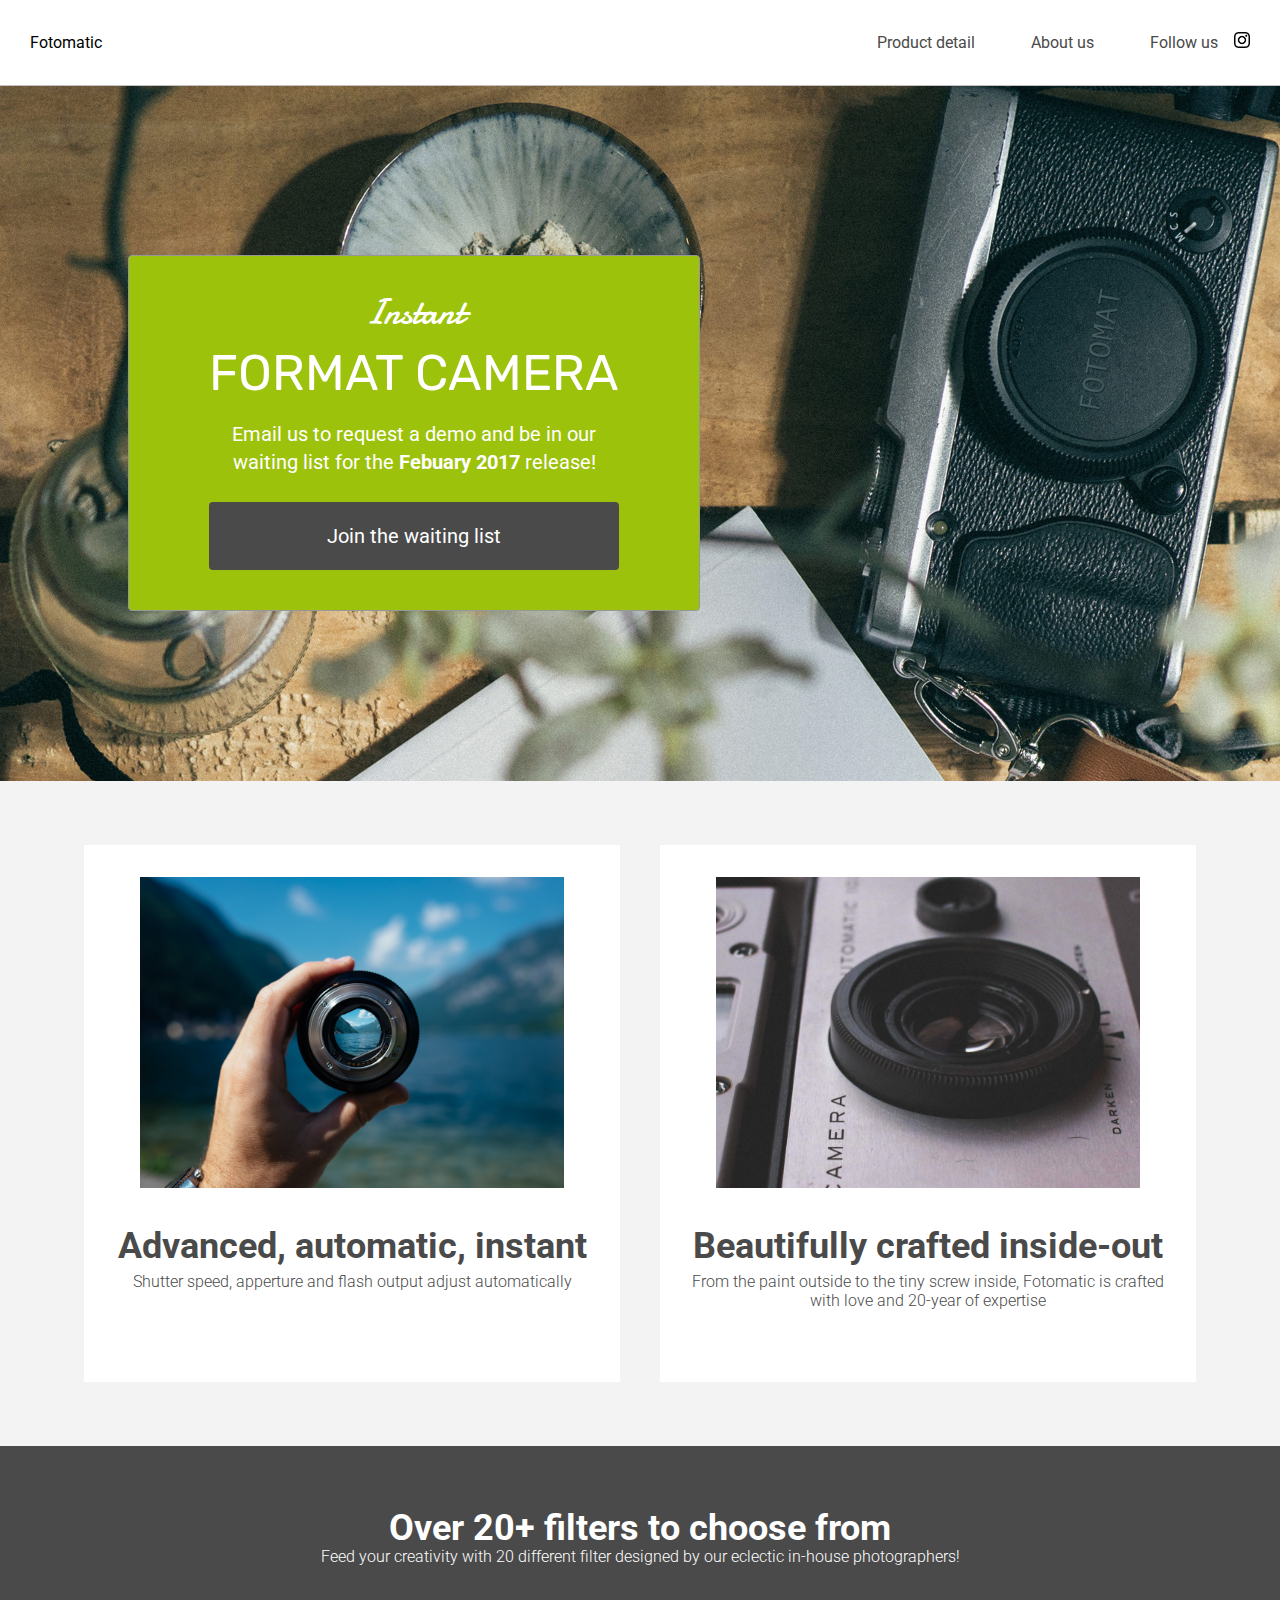
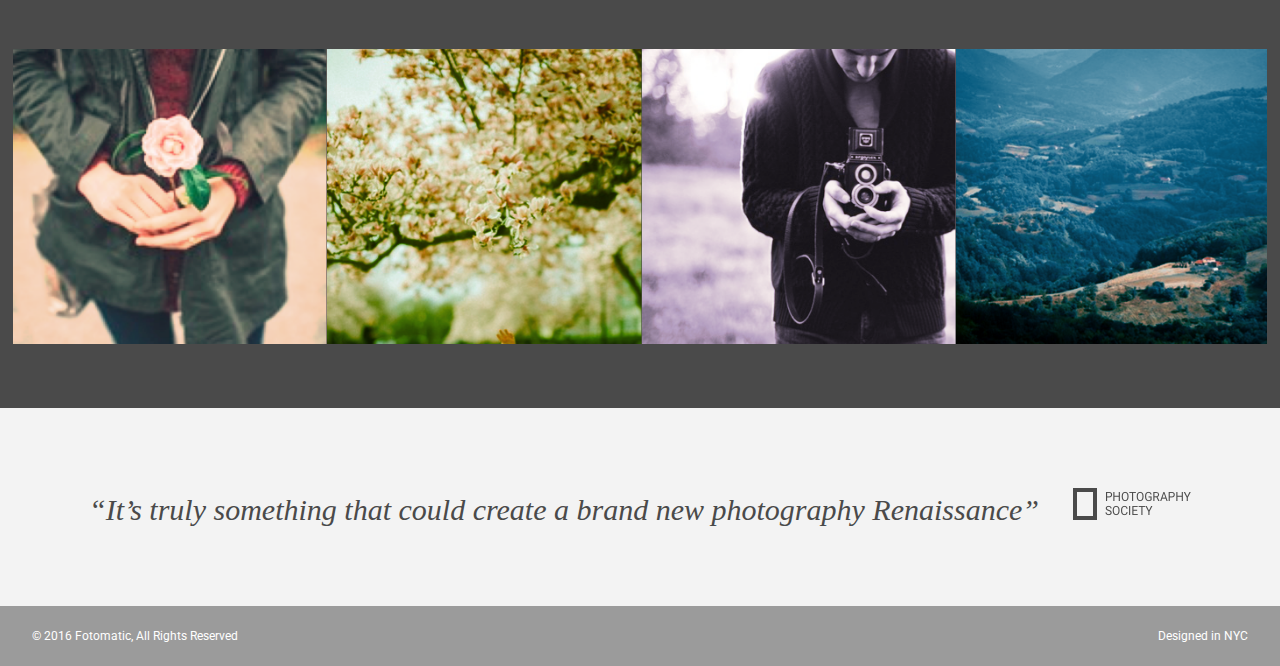
<file: index.html>
<!DOCTYPE html>
<html>
<head>
  <link href="https://fonts.googleapis.com/css?family=Damion" rel="stylesheet">
  <link href="https://fonts.googleapis.com/css?family=Rubik" rel="stylesheet">
  <link href="https://fonts.googleapis.com/css?family=Roboto:300,400,600,700" rel="stylesheet">
  <link rel="stylesheet" href="./resources/css/reset.css">
  <link rel="stylesheet" href="./resources/css/style.css">
  <link rel="img" href="./resources/images/banner-landingpage.jpg">
  <meta charset="UTF-8">
</head>
<body>
  <!-- Header -->
  <header>
    <div class="content">
      <a href="index.html" class="desktop logo">Fotomatic</a>
      <nav class="desktop">
        <ul>
          <li><a href="#">Product detail</a></li>
          <li><a href="#">About us</a></li>
          <li><a href="https://www.instagram.com/">Follow us <img class="icon" src="./resources/images/instagram.png"></a></li>
        </ul>
      </nav>
      <nav class="mobile">
        <ul>
          <li><a href="#"><img src="./resources/images/ic-logo.svg"></a></li>
          <li><a href="#"><img src="./resources/images/ic-product-detail.svg"></a></li>
          <li><a href="#"><img src="./resources/images/ic-about-us.svg"></a></li>
          <li><a href="#" class="button">Join us</a></li>
        </ul>
      </nav>
    </div>
  </header>

  <!-- Main Content -->
  <div class="main-content">

    <!-- Sign Up Section -->
    <div id="sign-up-section" class="banner">
      <div id="sign-up-cta">
        <div class="content center">
          <div class="header">
            <h2 class="cursive">Instant</h2>
            <h1 class="striking">FORMAT CAMERA</h1>
          </div>
          <div class="email">
            <span>
              Email us to request a demo and be in our waiting list for the <strong>Febuary 2017</strong> release!
            </span>
            <div class="button">Join the waiting list</div>
          </div>
        </div>
      </div>
    </div>

    <!-- Features Section -->
    <div id="features-section">
      <div class="feature">
        <div class="center">
          <div class="image-container">
            <img src="./resources/images/feature-1.png" />
          </div>
          <div class="content">
            <h2>Advanced, automatic, instant</h2>
            <h3>Shutter speed, apperture and flash output adjust automatically</h3>
          </div>
        </div>
      </div>
      <div class="feature">
        <div class="center">
          <div class="image-container">
            <img src="./resources/images/feature-2.png" />
          </div>
          <div class="content">
            <h2>Beautifully crafted inside-out</h2>
            <h3>From the paint outside to the tiny screw inside, Fotomatic is crafted with love and 20-year of expertise</h3>
          </div>
        </div>
      </div>
    </div>

    <!-- Filters Section -->
    <div id="filters-section">
      <div class="content center">
        <h2>Over 20+ filters to choose from</h2>
        <h3>Feed your creativity with 20 different filter designed by our eclectic in-house photographers!</h3>
      </div>
      <div class="images-container">
        <div class="image-container">
          <img src="./resources/images/filter-1.png" />
        </div>
        <div class="image-container">
          <img src="./resources/images/filter-2.png" />
        </div>
        <div class="image-container">
          <img src="./resources/images/filter-3.png" />
        </div>
        <div class="image-container extra">
          <img src="./resources/images/filter-4.png" />
        </div>
      </div>
    </div>

    <!-- Quotes Section -->
    <div id="quotes-section">
      <div class="content center">
        <span class="quote">“It’s truly something that could create a brand new photography Renaissance”</span>
        <img class="quote-citation" src="./resources/images/photography-logo.png" />
      </div>
    </div>

    <!-- Footer -->
    <footer>
      <div class="content">
        <span class="copyright">© 2016  Fotomatic, All Rights Reserved</span>
        <span class="location">Designed in NYC</span>
      </div>
    </footer>

  </div>
</body>
</html>
</file>
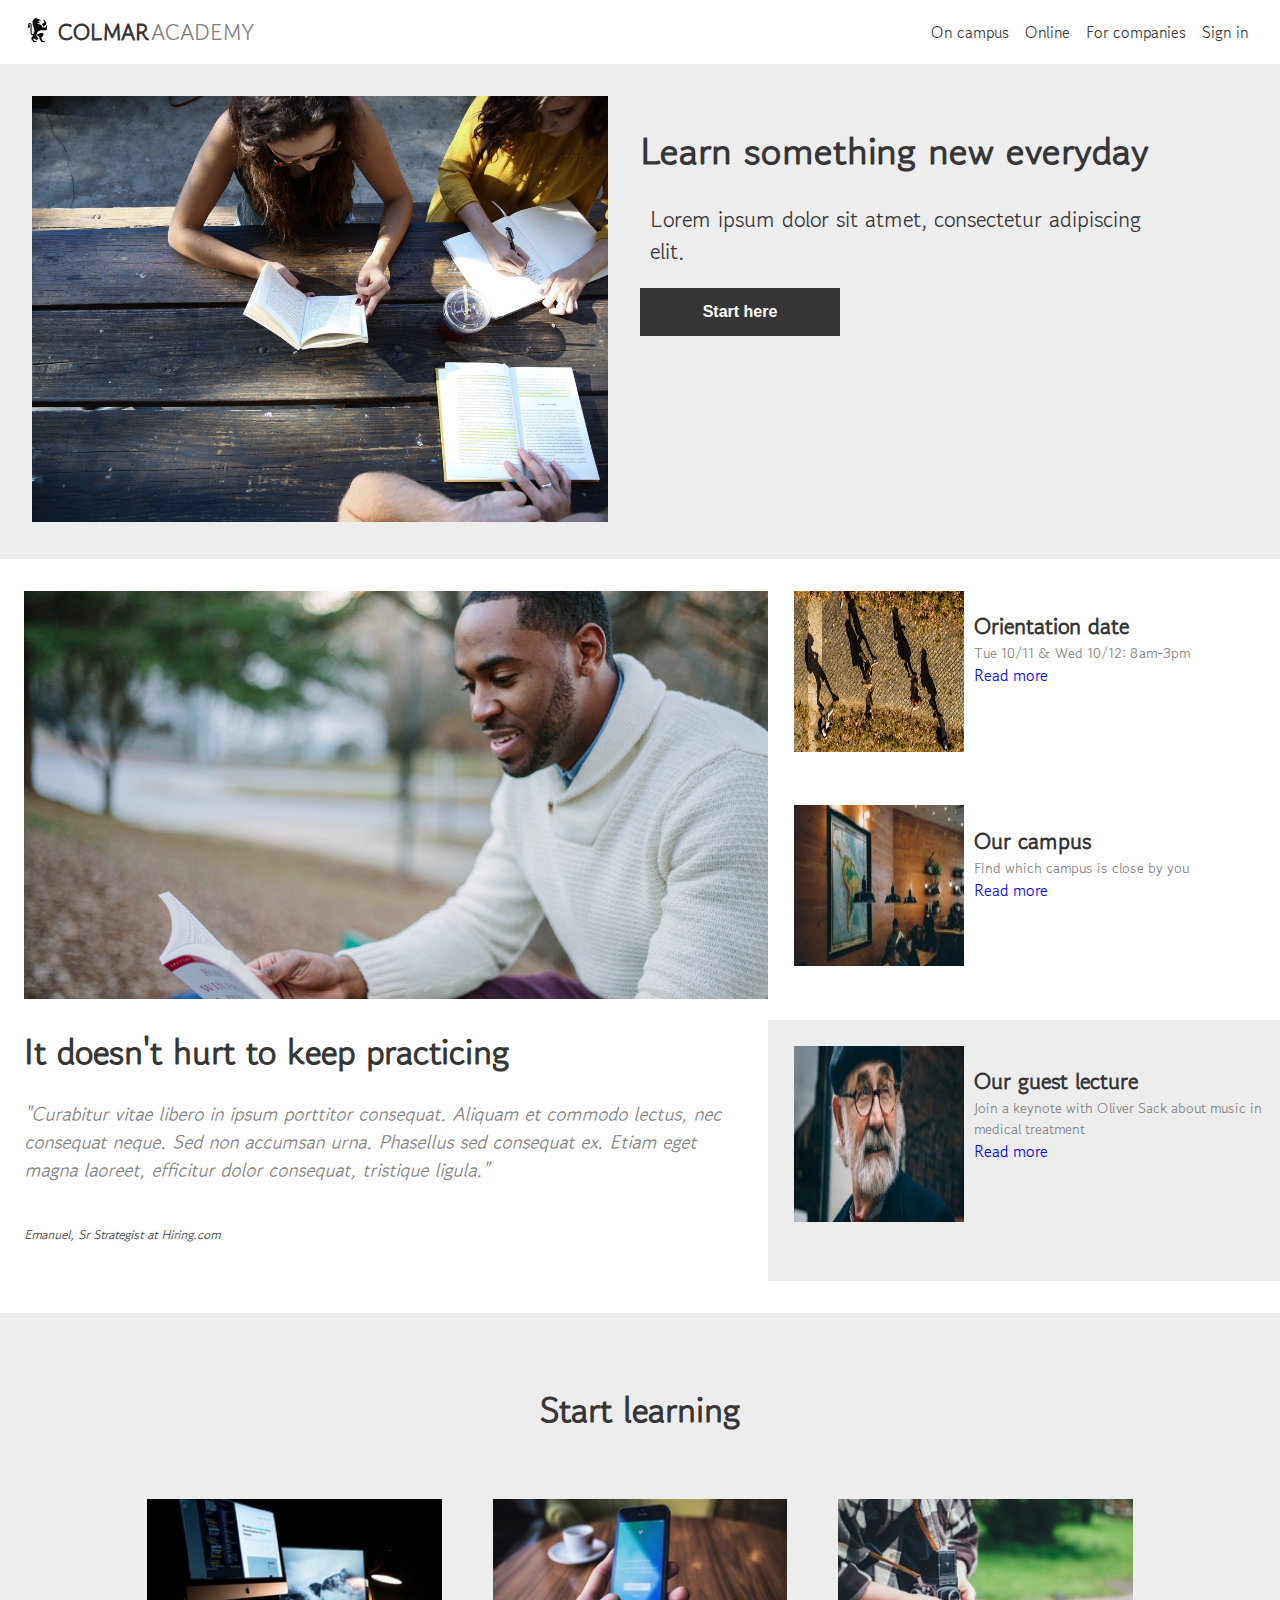
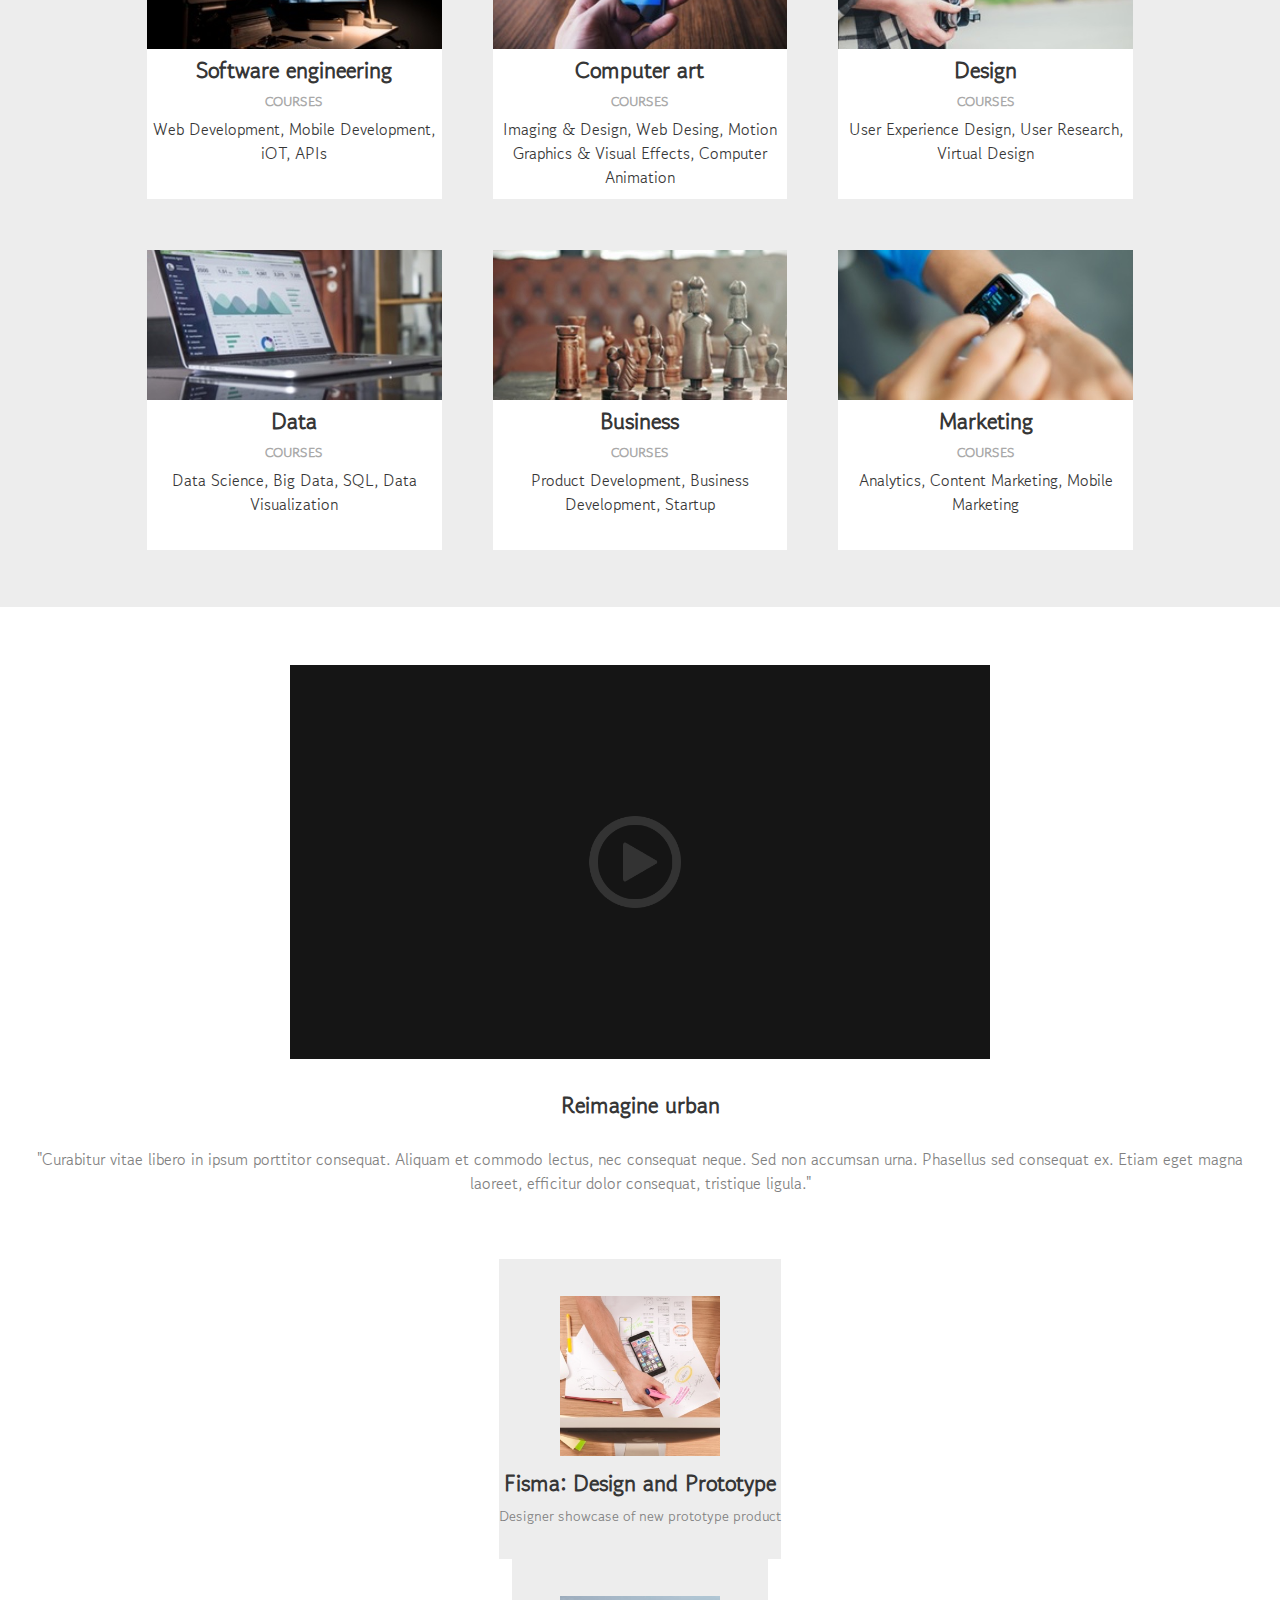
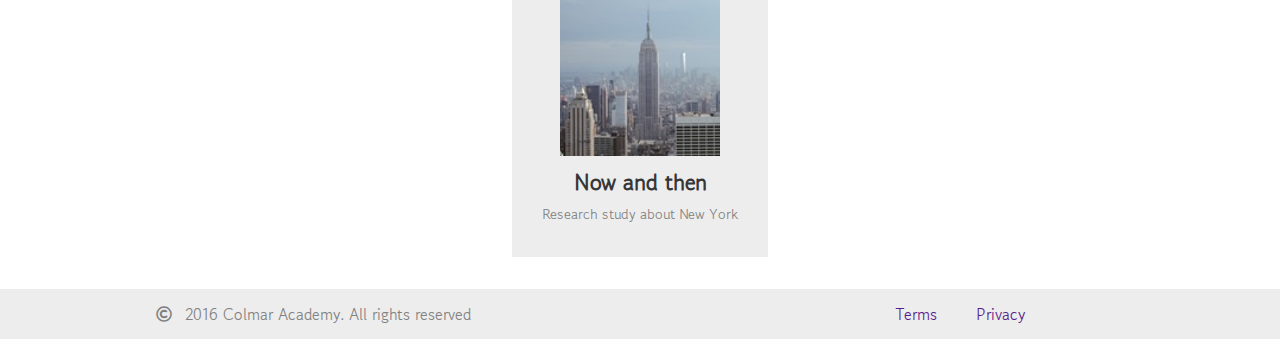
<file: Capstone-Colmar/index.html>
<!DOCTYPE html>
<html lang="en">
  <head>
    <meta charset="UTF-8" />
    <meta http-equiv="X-UA-Compatible" content="IE=edge" />
    <meta name="viewport" content="width=device-width, initial-scale=1.0" />
    <title>Colmar Academy</title>
    <link rel="stylesheet" href="https://cdnjs.cloudflare.com/ajax/libs/font-awesome/5.15.4/css/all.min.css">
    <link rel="stylesheet" href="resources/css/style.css" />
  </head>
  <body>
    <!-- HEADER -->
    <header class="flex-container">
      <div class="flex-container" id="logo">
        <img src="resources/images/ic-logo.svg" alt="" />
        <p><strong>COLMAR</strong>ACADEMY</p>
      </div>
      <nav class="flex-container">
        <a href=""><img src="resources/images/ic-on-campus.svg"></img><p>On campus</p></a>
        <a href=""><img src="resources/images/ic-online.svg"></img><p>Online</p></a>
        <a href=""><img src="resources/images/ic-logo.svg"></img><p>For companies</p></a>
        <a href=""><img src="resources/images/ic-login.svg"></img><p>Sign in</p></a>
      </nav>
    </header>
    <!-- MAIN CONTENT -->
    <main>
      <!-- BANNER -->
      <section id="banner" class="padding flex-container">
        <div>
          <img src="resources/images/banner.jpg" alt="" />
        </div>
        <div class="content-container">
          <h2>Learn something new everyday</h2>
          <p>Lorem ipsum dolor sit atmet, consectetur adipiscing elit.</p>
          <button>Start here</button>
        </div>
      </section>
      <!-- INFORMATION -->
      <section id="info" class="padding flex-container">
        <article id="banner-container">
          <div>
            <img src="resources/images/information-main.jpg" alt="" />
          </div>
          <div id="info-banner">
            <h3>It doesn't hurt to keep practicing</h3>
            <p>
              "Curabitur vitae libero in ipsum porttitor consequat. Aliquam et
              commodo lectus, nec consequat neque. Sed non accumsan urna.
              Phasellus sed consequat ex. Etiam eget magna laoreet, efficitur
              dolor consequat, tristique ligula."
            </p>
            <p class="bottom-note">Emanuel, Sr Strategist at Hiring.com</p>
          </div>
        </article>
        <aside class="flex-container">
          <article class="flex-container">
            <div class="image-container">
              <img
                src="resources/images/information-orientation-mobile.jpg"
                alt=""
              />
            </div>
            <div class="text-content flex-container">
              <h4>Orientation date</h4>
              <p>Tue 10/11 & Wed 10/12: 8am-3pm</p>
              <a href="#" target="_blank">Read more</a>
            </div>
          </article>
          <article class="flex-container">
            <div class="image-container">
              <img
                src="resources/images/information-campus-mobile.jpg"
                alt=""
              />
            </div>
            <div class="text-content flex-container">
              <h4>Our campus</h4>
              <p>Find which campus is close by you</p>
              <a href="#" target="_blank">Read more</a>
            </div>
          </article>
          <article class="flex-container">
            <div class="image-container">
              <img
                src="resources/images/information-guest-lecture-mobile.jpg"
                alt=""
              />
            </div>
            <div class="text-content flex-container">
              <h4>Our guest lecture</h4>
              <p>
                Join a keynote with Oliver Sack about music in medical treatment
              </p>
              <a href="#" target="_blank">Read more</a>
            </div>
          </article>
        </aside>
      </section>
      <!-- COURSES -->
      <section id="courses" class="padding">
        <h3>Start learning</h3>
        <div class="flex-container">
          <div class="flex-div">
            <div>
              <img src="resources/images/course-software.jpg" alt="" />
            </div>
            <div class="text-content">
              <h4>Software engineering</h4>
              <h5>COURSES</h5>
              <p>Web Development, Mobile Development, iOT, APIs</p>
            </div>
          </div>
          <div class="flex-div">
            <div>
              <img
                src="./resources/images/course-computer-art.jpg"
                alt="Smartphone and coffee table"
              />
            </div>
            <div class="text-content">
              <h4>Computer art</h4>
              <h5>COURSES</h5>
              <p>
                Imaging & Design, Web Desing, Motion Graphics & Visual Effects,
                Computer Animation
              </p>
            </div>
          </div>
          <div class="flex-div">
            <div>
              <img
                src="./resources/images/course-design.jpg"
                alt="Old-school camera at a green park"
              />
            </div>
            <div class="text-content">
              <h4>Design</h4>
              <h5>COURSES</h5>
              <p>User Experience Design, User Research, Virtual Design</p>
            </div>
          </div>
          <div class="flex-div">
            <div>
              <img
                src="./resources/images/course-data.jpg"
                alt="Laptop with spreadsheets and graphics"
              />
            </div>
            <div class="text-content">
              <h4>Data</h4>
              <h5>COURSES</h5>
              <p>Data Science, Big Data, SQL, Data Visualization</p>
            </div>
          </div>
          <div class="flex-div">
            <div>
              <img
                src="./resources/images/course-business.jpg"
                alt="Exotic chess pieces against red sofa"
              />
            </div>
            <div class="text-content">
              <h4>Business</h4>
              <h5>COURSES</h5>
              <p>Product Development, Business Development, Startup</p>
            </div>
          </div>
          <div class="flex-div">
            <div>
              <img
                src="./resources/images/course-marketing.jpg"
                alt="Smartwatch on wrist"
              />
            </div>
            <div class="text-content">
              <h4>Marketing</h4>
              <h5>COURSES</h5>
              <p>Analytics, Content Marketing, Mobile Marketing</p>
            </div>
          </div>
        </div>
      </section>
      <!-- THESIS -->
      <section id="thesis" class="padding flex-container">
        <article>
          <div class="video-container">
            <img src="resources/images/no-video-img.png" alt="" />
          </div>
          <div class="text-content">
            <h4>Reimagine urban</h4>
            <p>
              "Curabitur vitae libero in ipsum porttitor consequat. Aliquam et
              commodo lectus, nec consequat neque. Sed non accumsan urna.
              Phasellus sed consequat ex. Etiam eget magna laoreet, efficitur
              dolor consequat, tristique ligula."
            </p>
          </div>
        </article>
        <aside class="flex-container">
          <div class="padding flex-div">
            <div>
              <img src="resources/images/thesis-fisma.jpg" alt="" />
            </div>
            <div class="text-content">
              <h4>Fisma: Design and Prototype</h4>
              <p>Designer showcase of new prototype product</p>
            </div>
          </div>
          <div class="padding flex-div">
            <div>
              <img src="resources/images/thesis-now-and-then.jpg" alt="" />
            </div>
            <div class="text-content">
              <h4>Now and then</h4>
              <p>Research study about New York</p>
            </div>
          </div>
        </aside>
      </section>
    </main>
    <!-- FOOTER -->
    <footer class="padding">
    <div class="flex-container">
      <i class="far fa-copyright"></i>
      <p>2016 Colmar Academy. All rights reserved</p>
    </div>
    <div class="flex-container">
      <a href="">Terms</a>
      <a href="">Privacy</a>
    </div>
    </footer>
  </body>
</html>
</file>
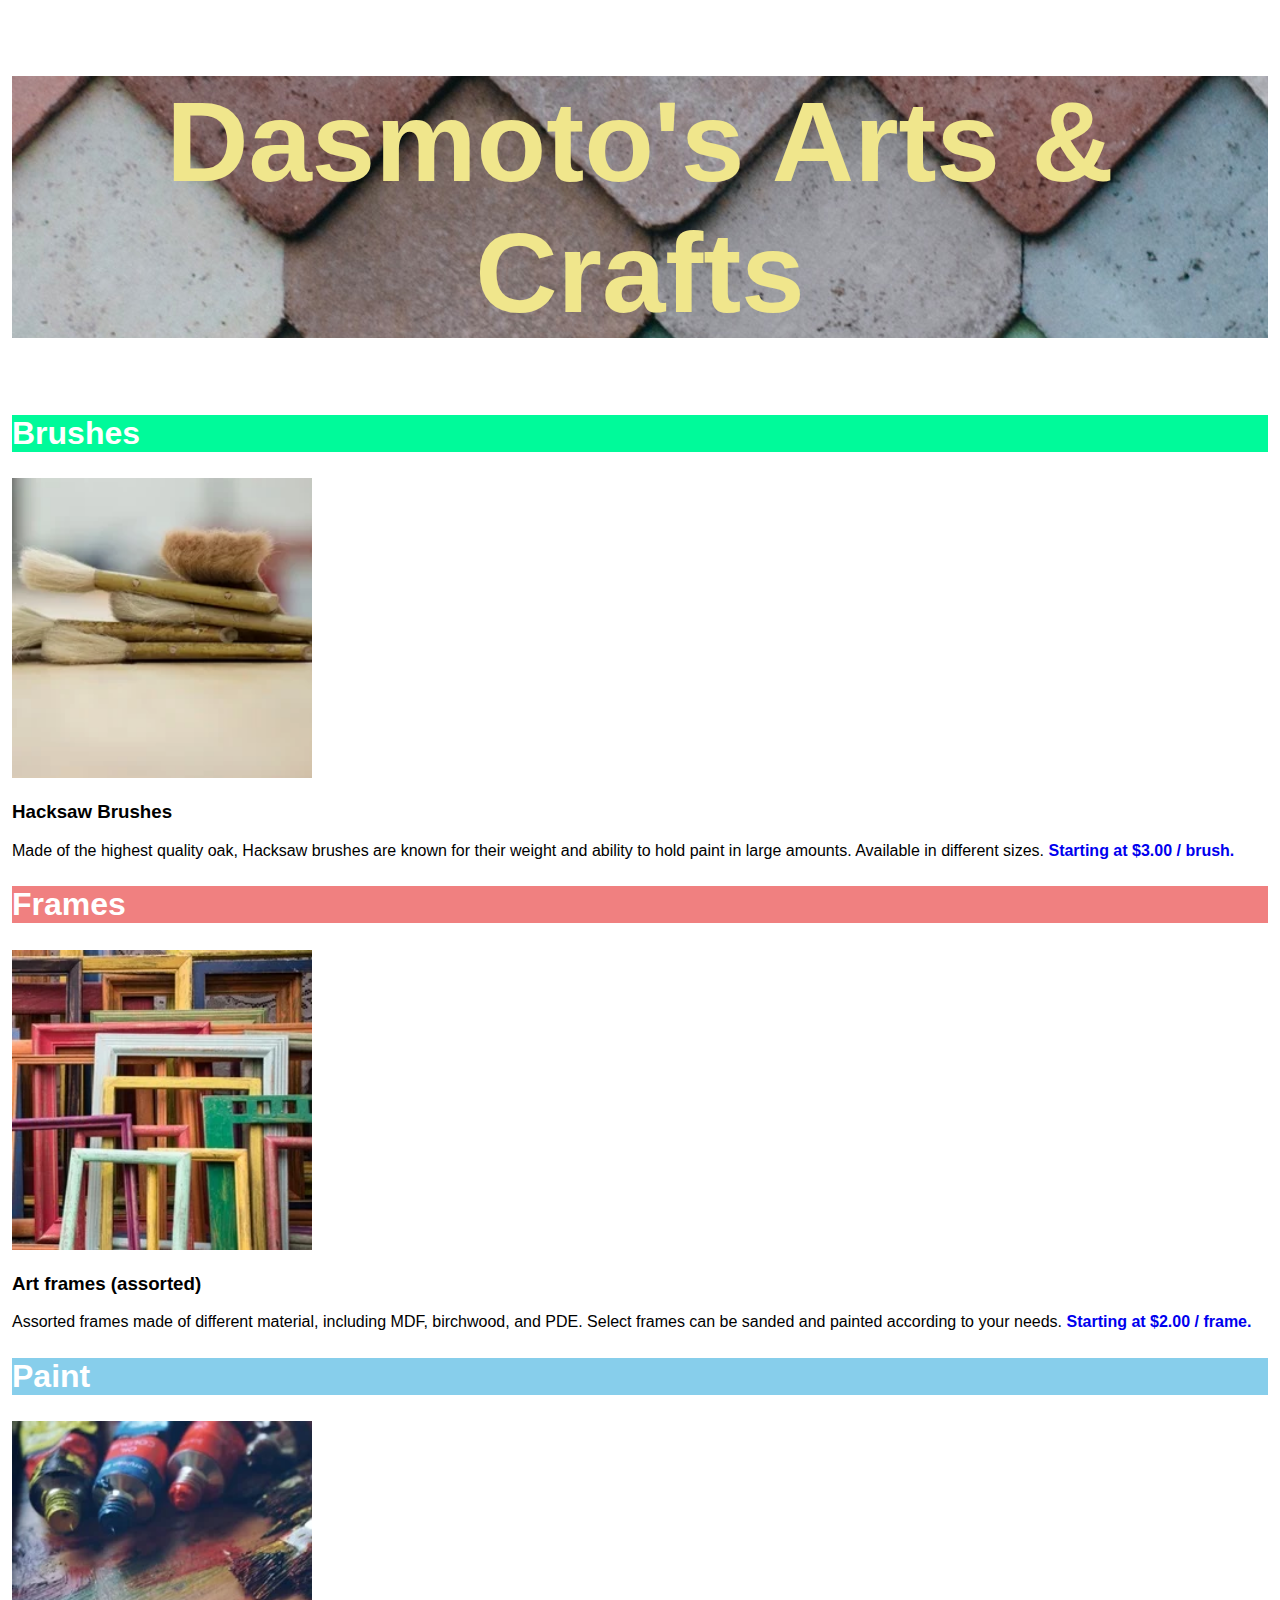
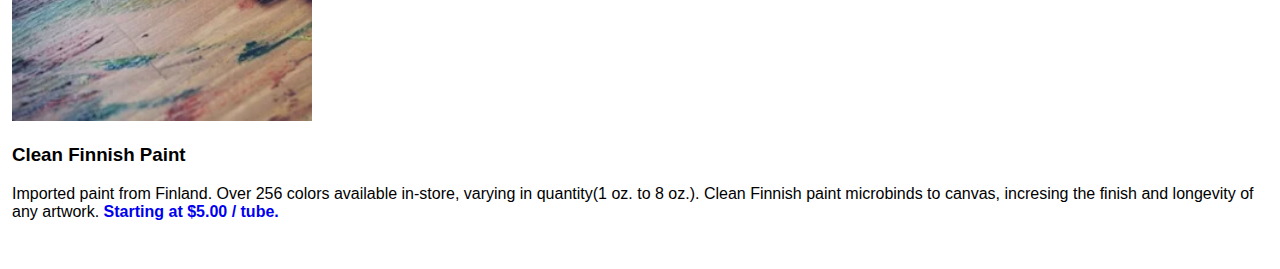
<file: Dasmoto/index.html>
<!DOCTYPE html>
<html>
    <head>
        <title>Dasmoto's Arts & Crafts</title>
        <link rel="stylesheet" href="./resources/css/style.css">
    </head>

    <!--HEADER SECTION-->
    <div class="header">
        <h1 class="title">Dasmoto's Arts & Crafts</h1>
    </div>

    <!--BRUSHES SECTION-->
    <div id="brushes">
        <h2 class="heading title">Brushes</h2>
        <img src="./resources/images/hacksaw.webp" alt="Clean brushes piled closeup shot">
        <h3 class="title">Hacksaw Brushes</h3>
        <p>Made of the highest quality oak, Hacksaw brushes are known for their weight and ability to hold paint
        in large amounts. Available in different sizes. <a href="#brushes">Starting at $3.00 / brush.</a>
        </p>
    </div>

    <!--FRAMES SECTION-->
    <div id="frames">
        <h2 class="heading title">Frames</h2>
        <img src="./resources/images/frames.webp" alt="Colorful frames of various sizes">
        <h3 class="title">Art frames (assorted)</h3>
        <p>Assorted frames made of different material, including MDF, birchwood, and PDE. Select frames can be
        sanded and painted according to your needs. <a href="#brushes">Starting at $2.00 / frame.</a>
        </p>
    </div>

    <!--PAINT SECTION-->
    <div id="paint">
        <h2 class="heading title">Paint</h2>
        <img src="./resources/images/finnish.webp" alt="Paint tubes and dirty brushes on wooden table">
        <h3 class="title">Clean Finnish Paint</h3>
        <p>Imported paint from Finland. Over 256 colors available in-store, varying in quantity(1 oz. to 8 oz.).
         Clean Finnish paint microbinds to canvas, incresing the finish and longevity of any artwork. <a href="#paint">Starting at $5.00 / tube.</a>
        </p>
    </div>

</html>
</file>
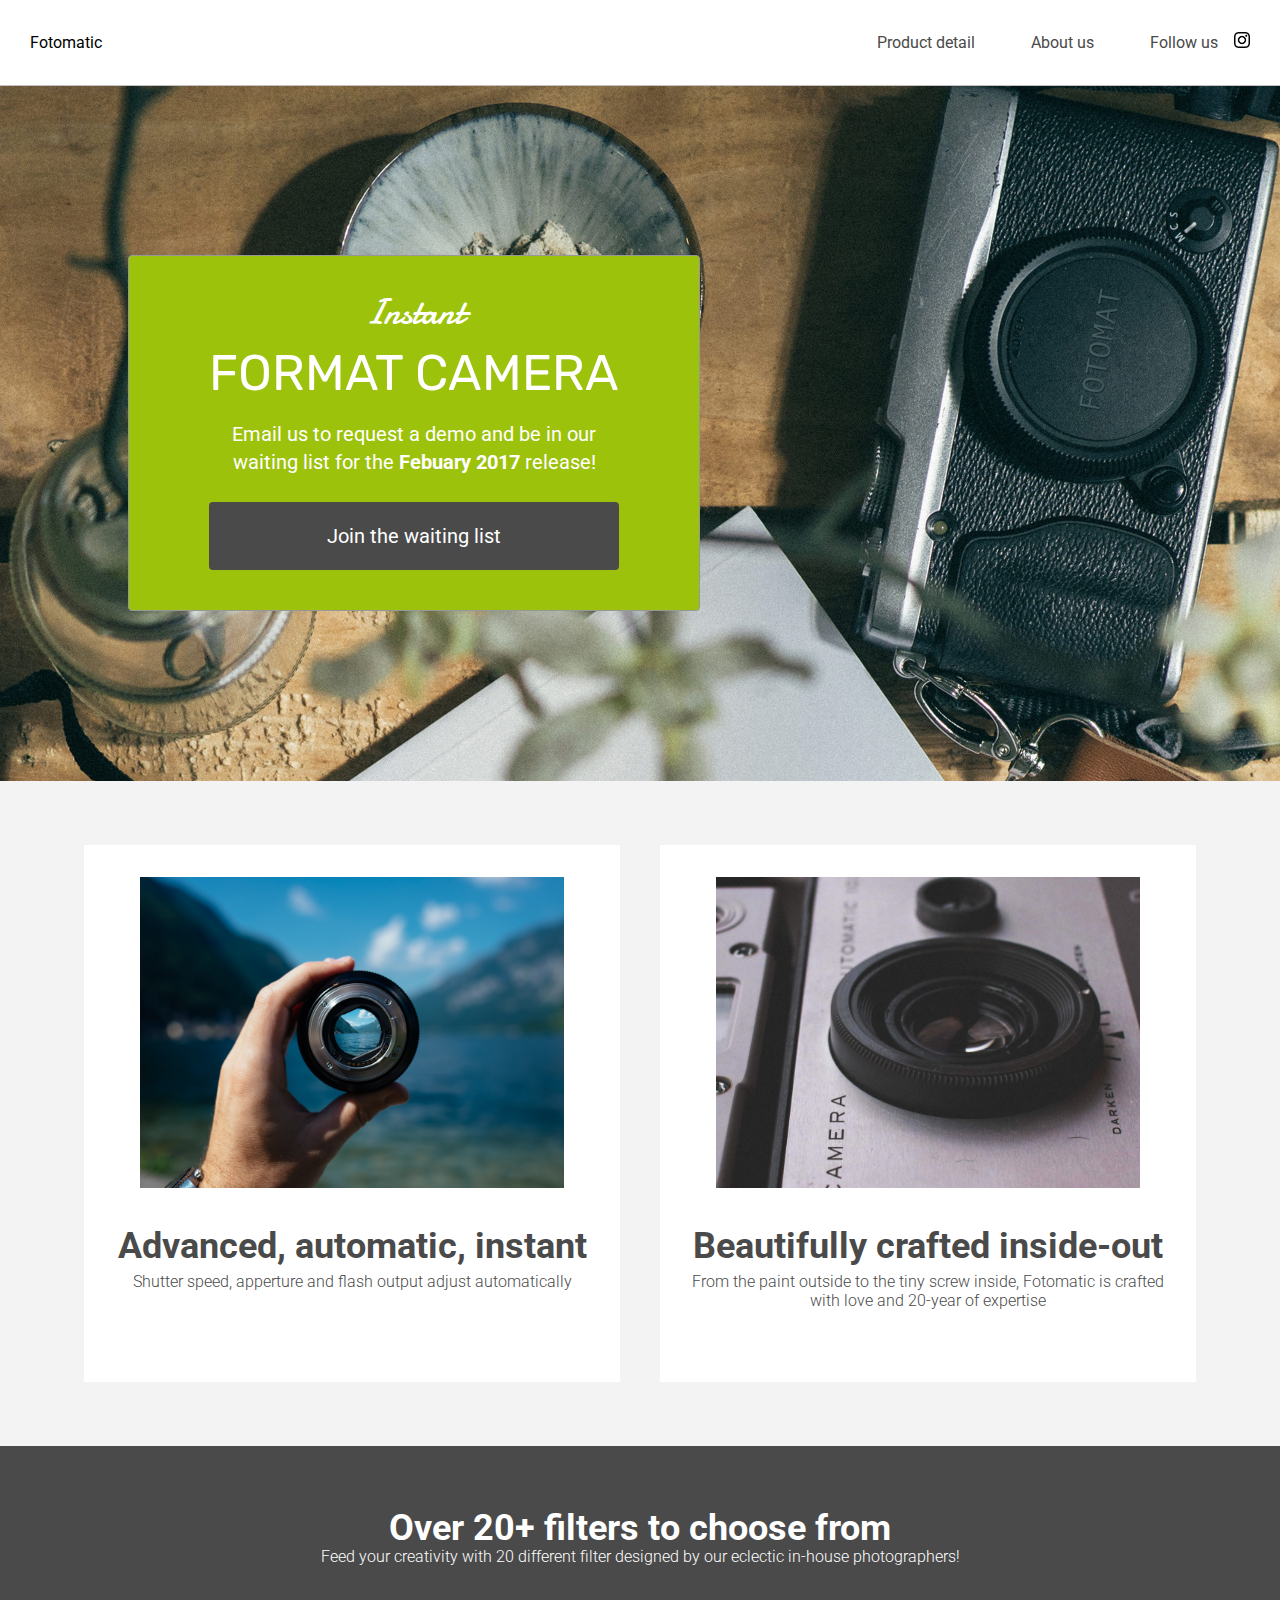
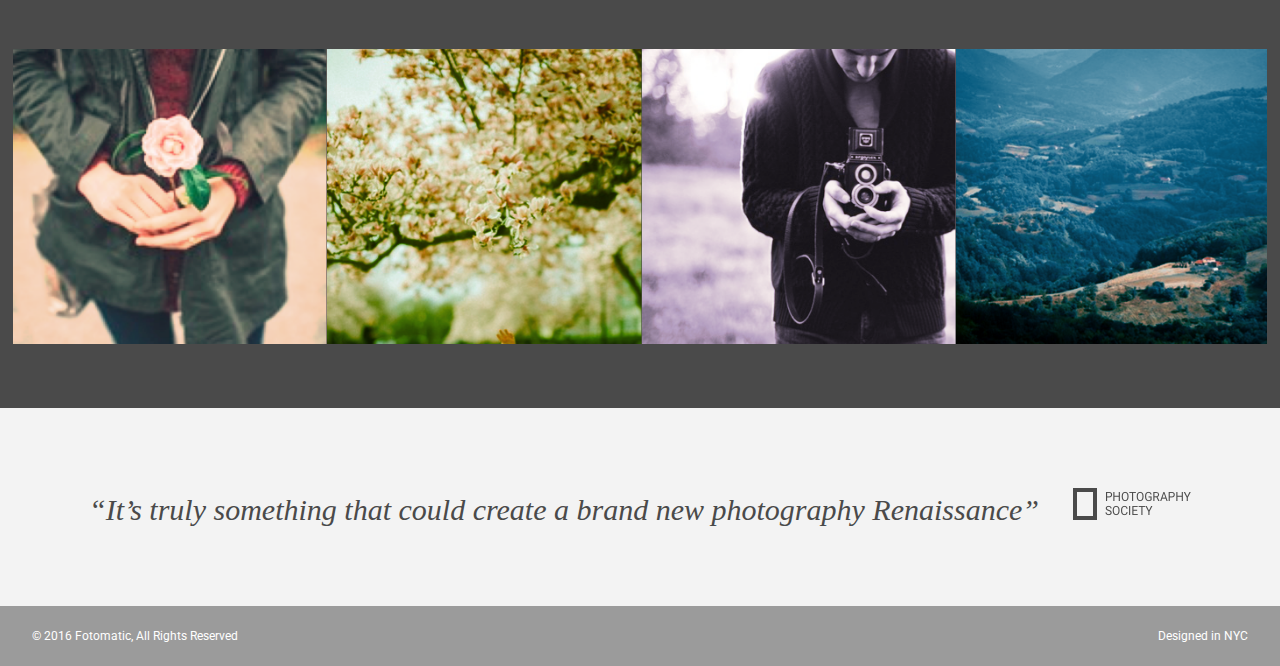
<file: Fotomatic/index.html>
<!DOCTYPE html>
<html>
<head>
  <link href="https://fonts.googleapis.com/css?family=Damion" rel="stylesheet">
  <link href="https://fonts.googleapis.com/css?family=Rubik" rel="stylesheet">
  <link href="https://fonts.googleapis.com/css?family=Roboto:300,400,600,700" rel="stylesheet">
  <link rel="stylesheet" href="./resources/css/reset.css">
  <link rel="stylesheet" href="./resources/css/style.css">
  <link rel="img" href="./resources/images/banner-landingpage.jpg">
  <meta charset="UTF-8">
</head>
<body>
  <!-- Header -->
  <header>
    <div class="content">
      <a href="index.html" class="desktop logo">Fotomatic</a>
      <nav class="desktop">
        <ul>
          <li><a href="#features-section">Product detail</a></li>
          <li><a href="#filters-section">About us</a></li>
          <li><a href="https://www.instagram.com/">Follow us <img class="icon" src="./resources/images/instagram.png"></a></li>
        </ul>
      </nav>
      <nav class="mobile">
        <ul>
          <li><a href="#"><img src="./resources/images/ic-logo.svg"></a></li>
          <li><a href="#"><img src="./resources/images/ic-product-detail.svg"></a></li>
          <li><a href="#"><img src="./resources/images/ic-about-us.svg"></a></li>
          <li><a href="#" class="button">Join us</a></li>
        </ul>
      </nav>
    </div>
  </header>

  <!-- Main Content -->
  <div class="main-content">

    <!-- Sign Up Section -->
    <div id="sign-up-section" class="banner">
      <div id="sign-up-cta">
        <div class="content center">
          <div class="header">
            <h2 class="cursive">Instant</h2>
            <h1 class="striking">FORMAT CAMERA</h1>
          </div>
          <div class="email">
            <span>
              Email us to request a demo and be in our waiting list for the <strong>Febuary 2017</strong> release!
            </span>
            <div class="button">Join the waiting list</div>
          </div>
        </div>
      </div>
    </div>

    <!-- Features Section -->
    <div id="features-section">
      <div class="feature">
        <div class="center">
          <div class="image-container">
            <img src="./resources/images/feature-1.png" />
          </div>
          <div class="content">
            <h2>Advanced, automatic, instant</h2>
            <h3>Shutter speed, apperture and flash output adjust automatically</h3>
          </div>
        </div>
      </div>
      <div class="feature">
        <div class="center">
          <div class="image-container">
            <img src="./resources/images/feature-2.png" />
          </div>
          <div class="content">
            <h2>Beautifully crafted inside-out</h2>
            <h3>From the paint outside to the tiny screw inside, Fotomatic is crafted with love and 20-year of expertise</h3>
          </div>
        </div>
      </div>
    </div>

    <!-- Filters Section -->
    <div id="filters-section">
      <div class="content center">
        <h2>Over 20+ filters to choose from</h2>
        <h3>Feed your creativity with 20 different filter designed by our eclectic in-house photographers!</h3>
      </div>
      <div class="images-container">
        <div class="image-container">
          <img src="./resources/images/filter-1.png" />
        </div>
        <div class="image-container">
          <img src="./resources/images/filter-2.png" />
        </div>
        <div class="image-container">
          <img src="./resources/images/filter-3.png" />
        </div>
        <div class="image-container extra">
          <img src="./resources/images/filter-4.png" />
        </div>
      </div>
    </div>

    <!-- Quotes Section -->
    <div id="quotes-section">
      <div class="content center">
        <span class="quote">“It’s truly something that could create a brand new photography Renaissance”</span>
        <img class="quote-citation" src="./resources/images/photography-logo.png" />
      </div>
    </div>

    <!-- Footer -->
    <footer>
      <div class="content">
        <span class="copyright">© 2016  Fotomatic, All Rights Reserved</span>
        <span class="location">Designed in NYC</span>
      </div>
    </footer>

  </div>
</body>
</html>
</file>
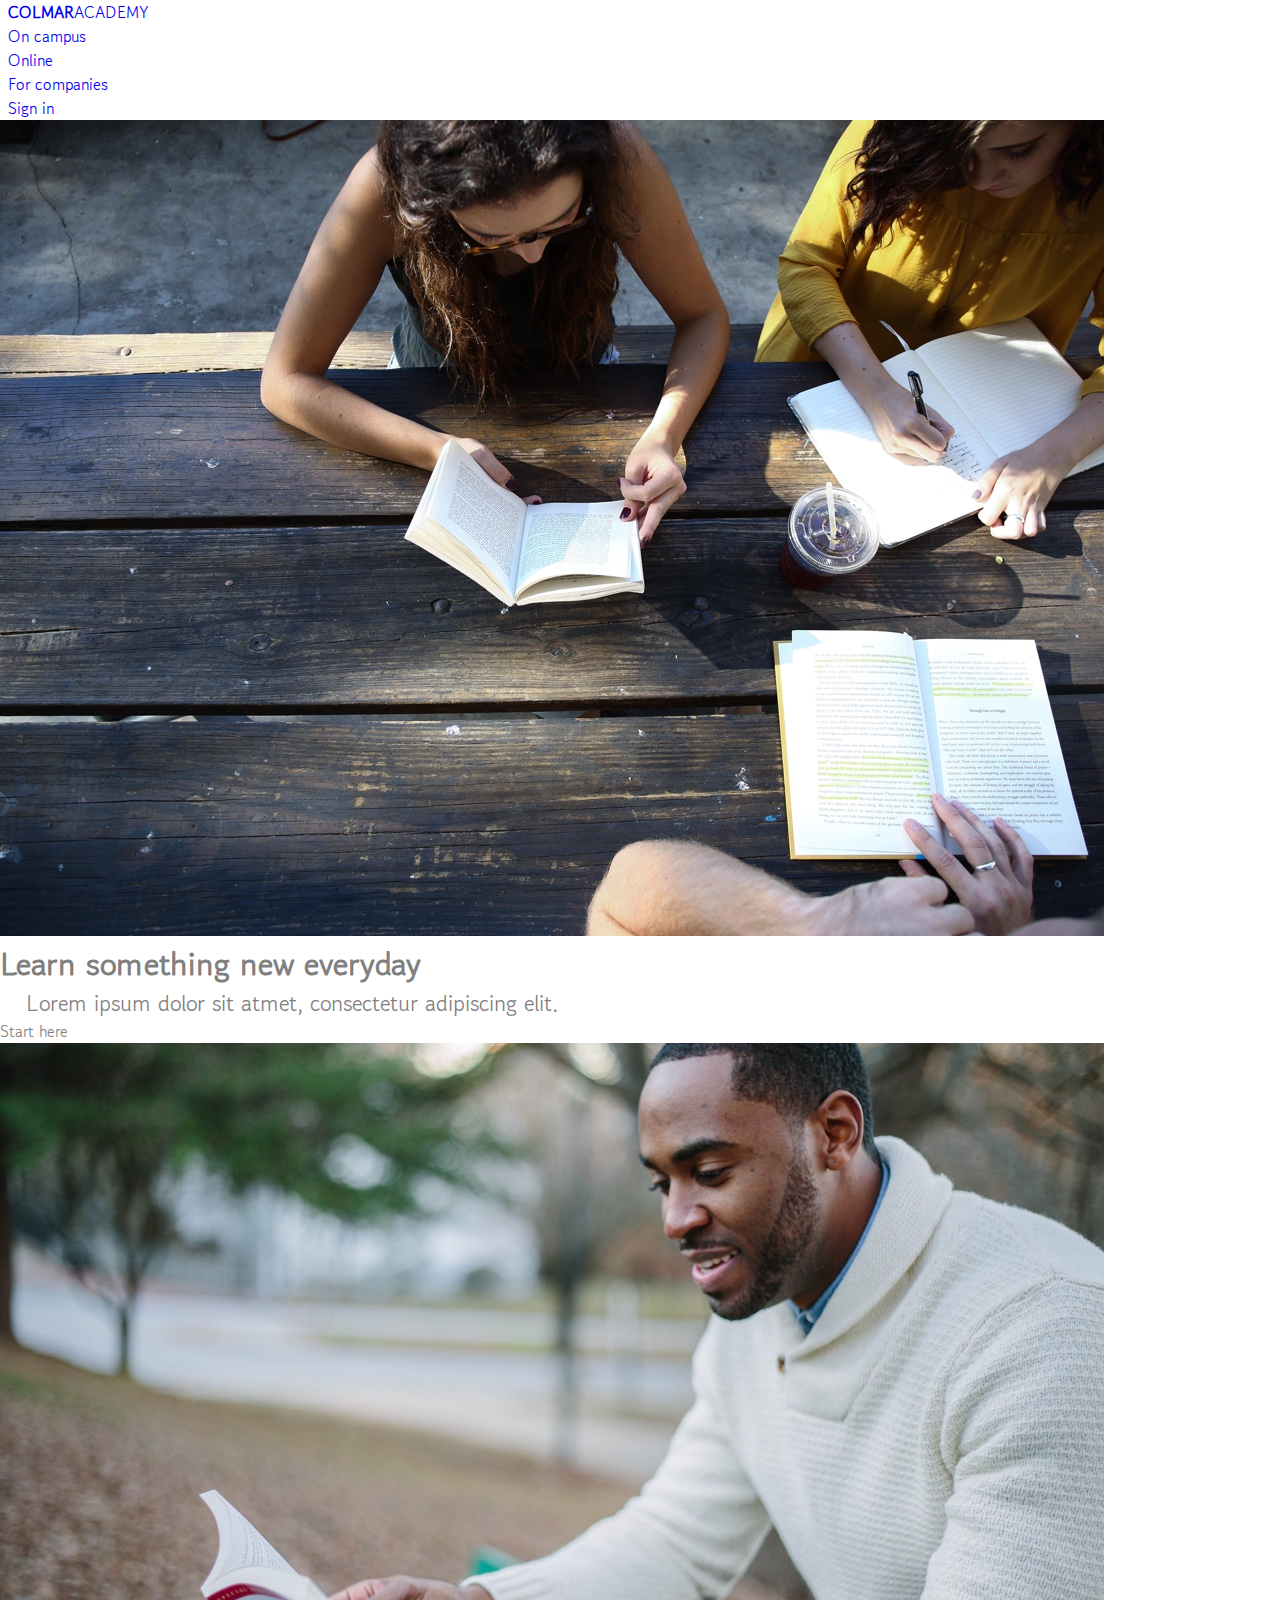
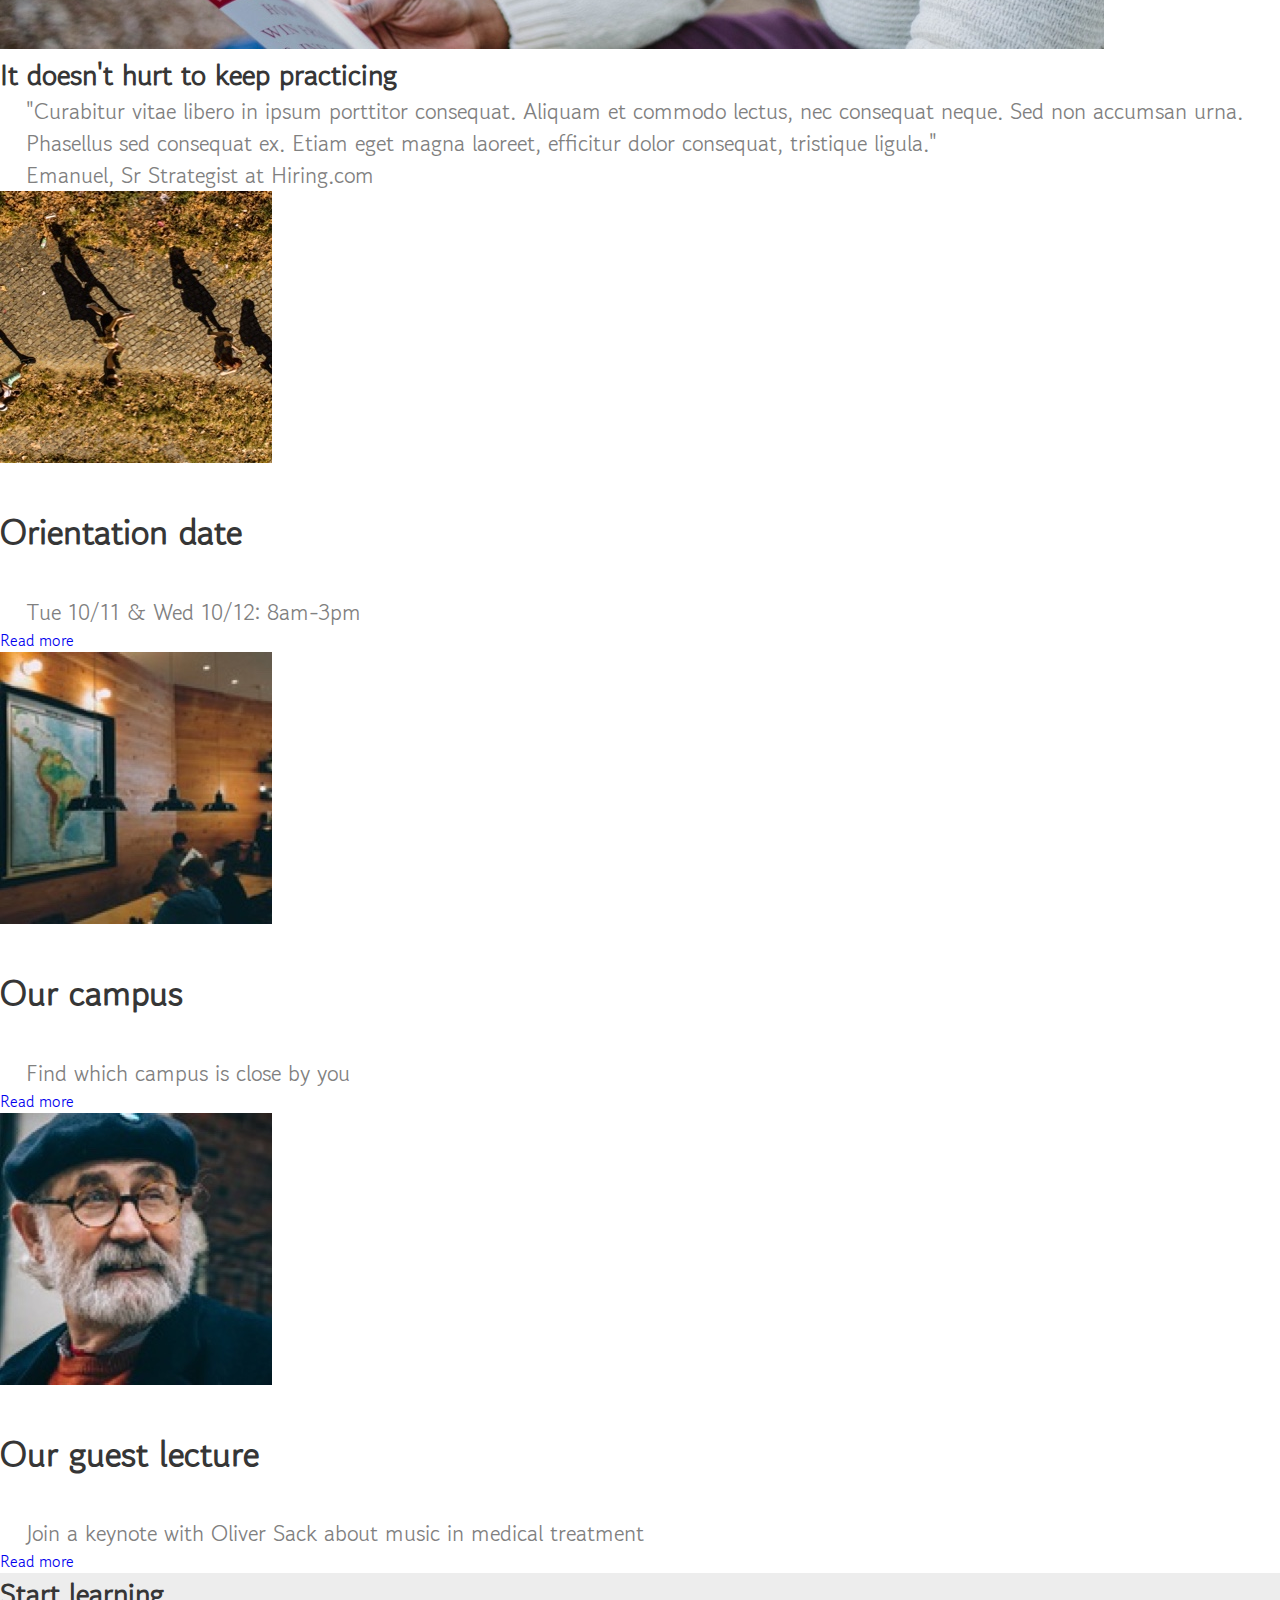
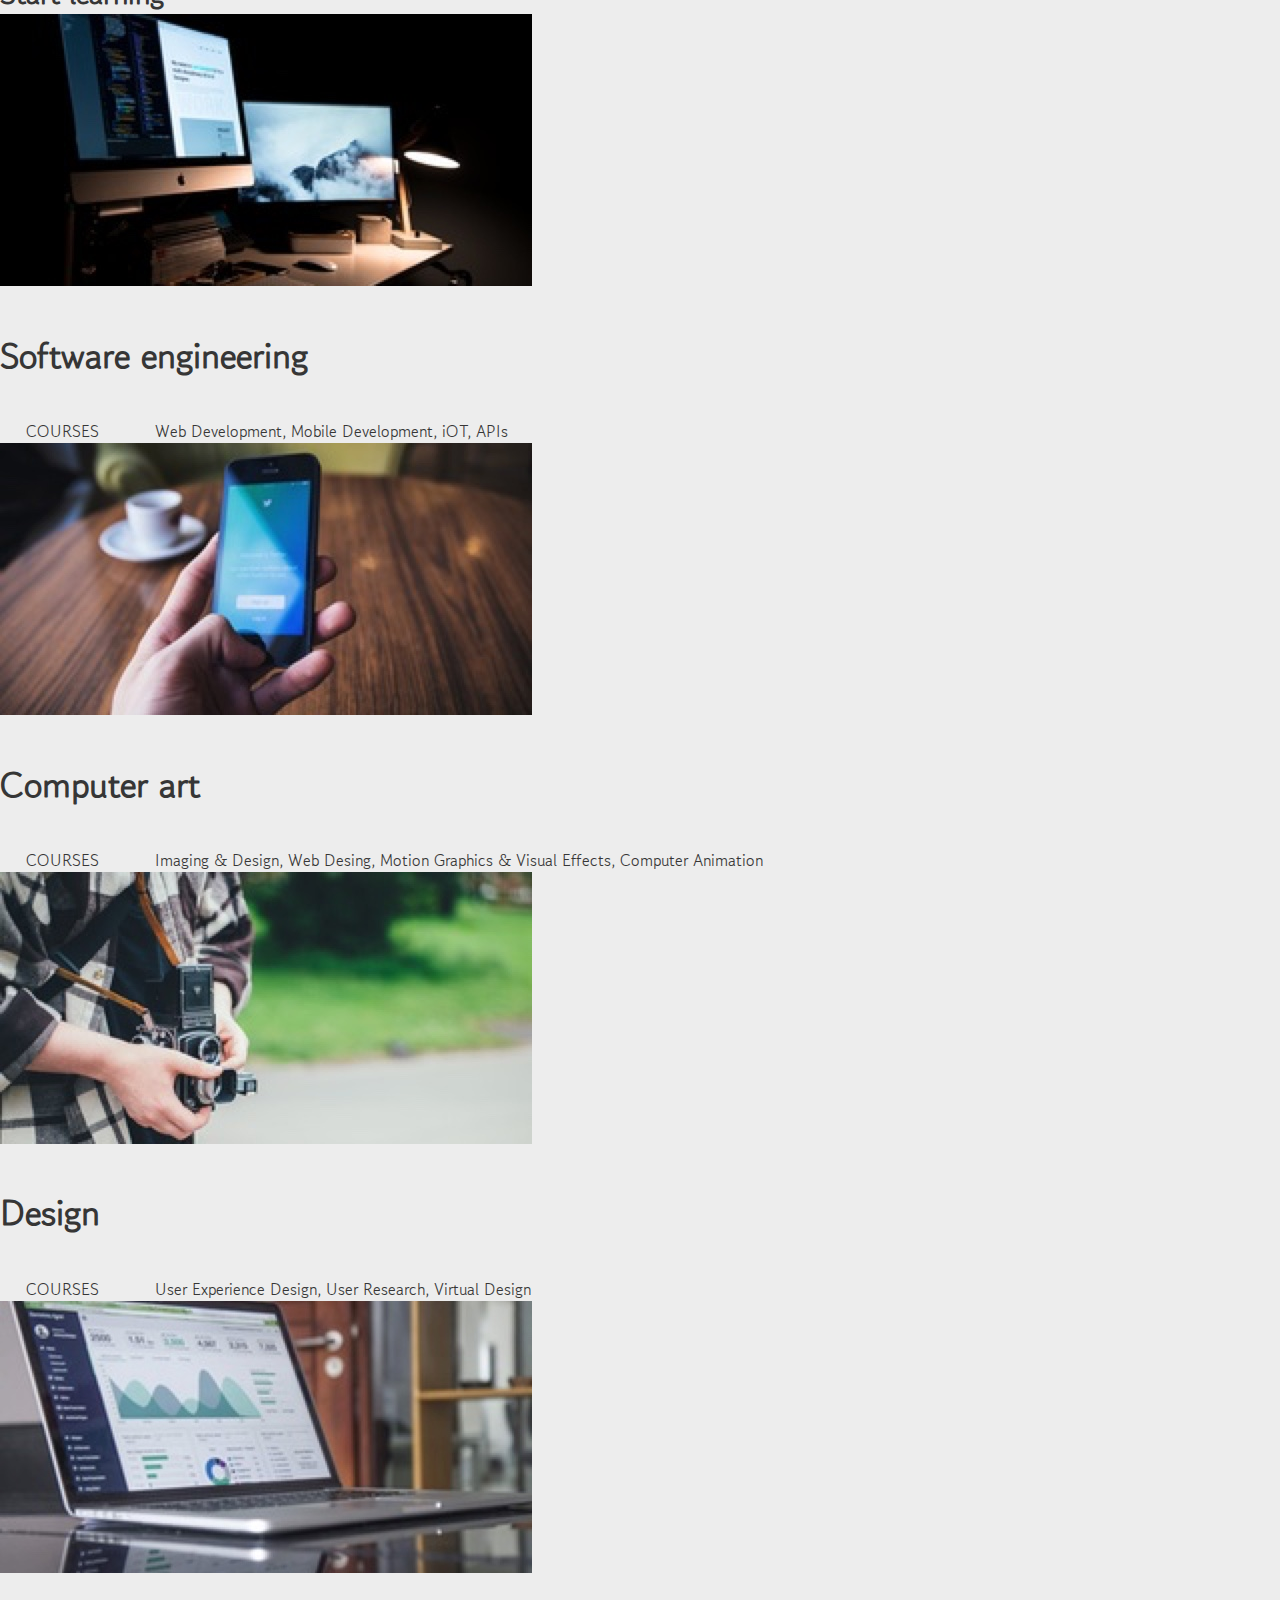
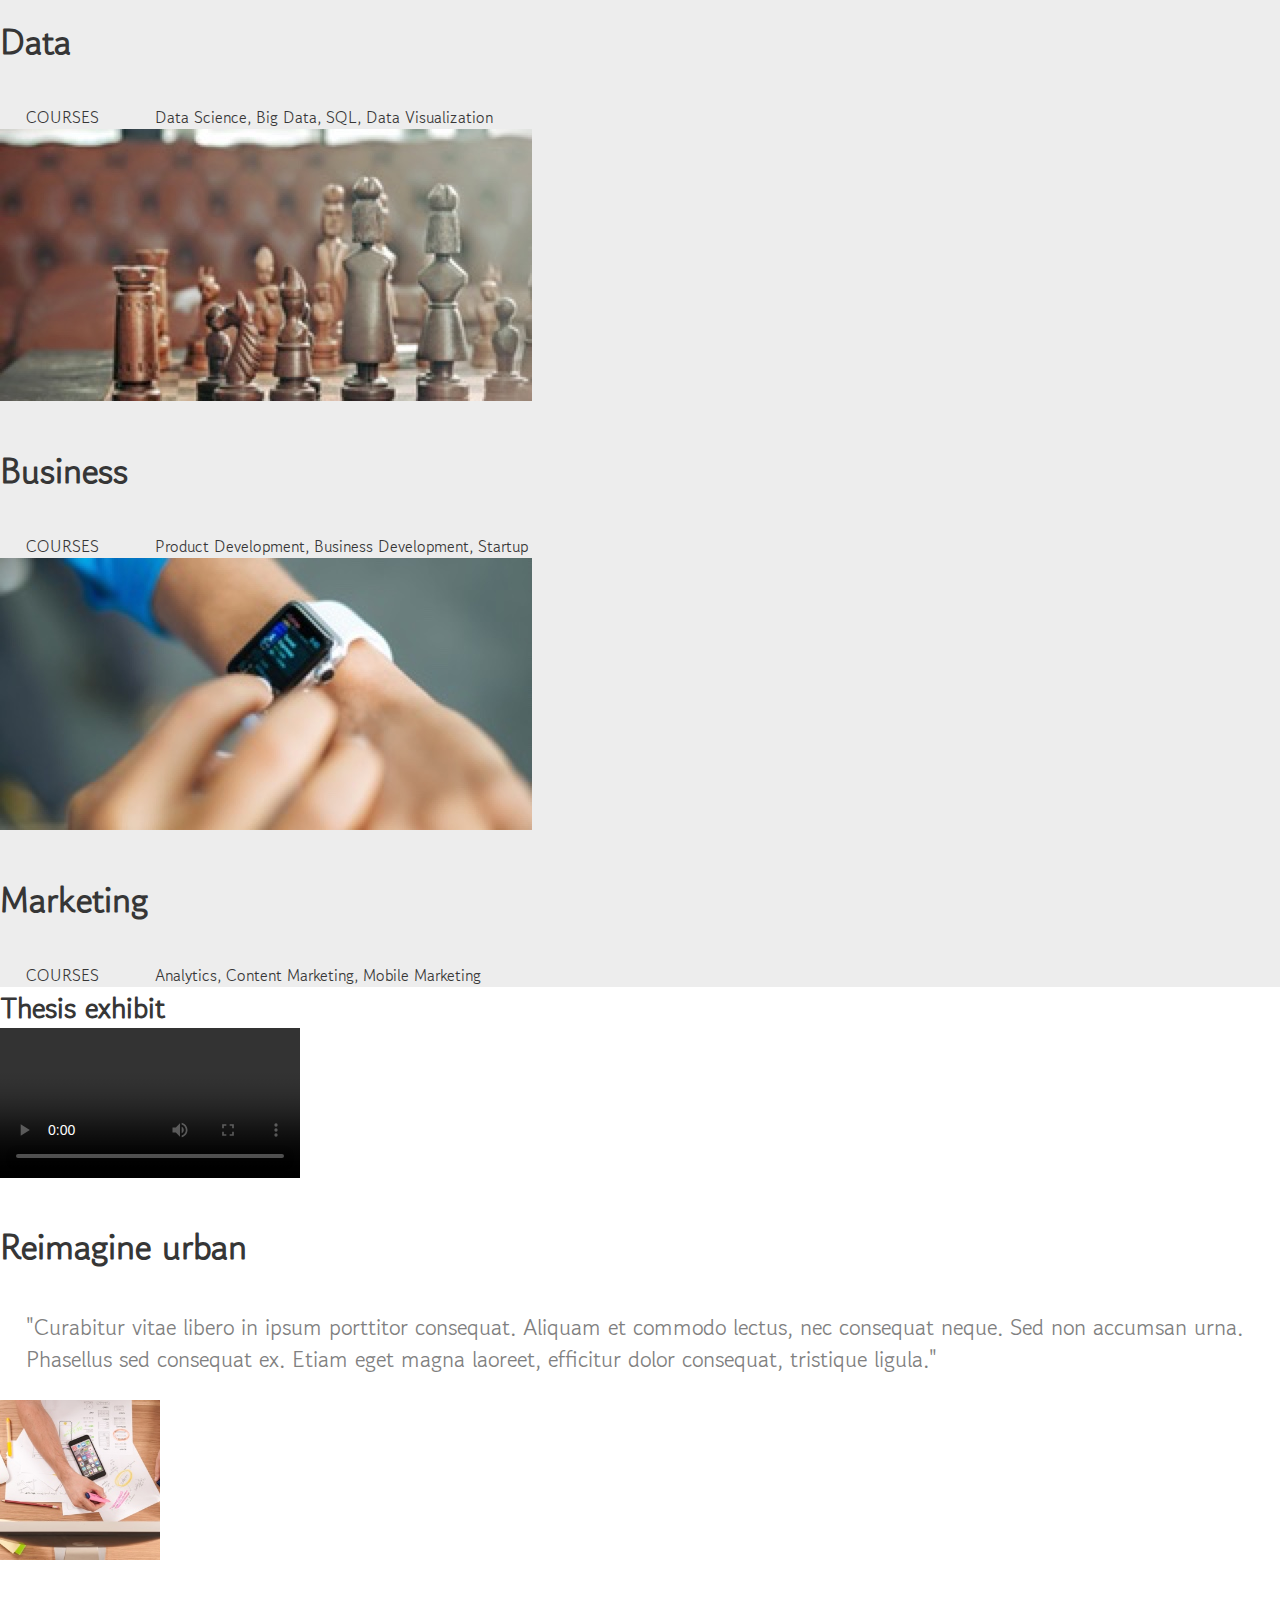
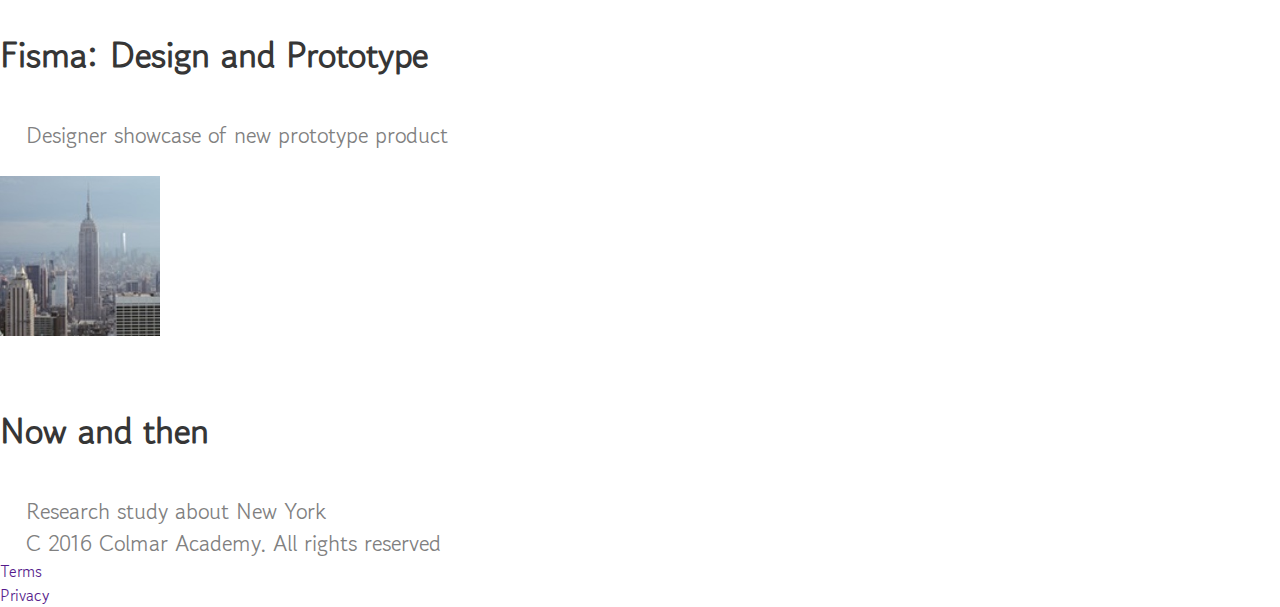
<file: Capstone-Colmar/source.html>
<!DOCTYPE html>

<html>

    <head>
        <title>Colmar Academy</title>
        <link rel="stylesheet" href="./resources/css/style.css">
    </head>

    <body>
        <!-- HEADER -->
        <nav class="header">            
            <ul>
                <li class="logo"><a href="#" target="_blank"><img src="./resources/images/ic-logo.svg" alt="Colmar Academy Logo"><strong>COLMAR</strong>ACADEMY</a></li>
                <li><a href="#start-section" target="_self">On campus</a></li>
                <li><a href="#about-us" target="_self">Online</a></li>
                <li><a href="#courses" target="_self">For companies</a></li>
                <li><a href="#" target="_self">Sign in</a></li>
            </ul>
        </nav>        
        <!-- START SECTION -->
        <div id="start-section" class="container">
            <ul class="left col image-container">
                <li><img src="./resources/images/banner.jpg" alt="Two girls studying outdoors"></li>
            </ul>
            <ul class="right col content">
                <li><h1>Learn something new everyday</h1></li>
                <li><p>Lorem ipsum dolor sit atmet, consectetur adipiscing elit.</p></li>
                <li><span class="button">Start here</span></li>
            </ul>
        </div>
        <!-- ABOUT US SECTION -->
        <div id="about-us" class="container">
            <span class="left col">
                <span class=" big image-container">
                    <img src="./resources/images/information-main.jpg" alt="Man reading at a park">
                </span>
                <span class="content">
                    <h2>It doesn't hurt to keep practicing</h2>
                    <p>"Curabitur vitae libero in ipsum porttitor consequat. Aliquam et commodo lectus, nec 
                    consequat neque. Sed non accumsan urna. Phasellus sed consequat ex. Etiam eget magna 
                    laoreet, efficitur dolor consequat, tristique ligula."</p>
                    <p class="foot-note">Emanuel, Sr Strategist at Hiring.com</p>
                </span>
            </span>
            <span class="right col">
                <ul class="vertical list">
                    <li>
                        <span class="image-container">
                            <img src="./resources/images/information-orientation.jpg" alt="Shadows on a brick road">
                        </span>
                        <span class="content">
                            <h3>Orientation date</h3>
                            <p>Tue 10/11 & Wed 10/12: 8am-3pm</p>
                            <a href="#" target="_blank">Read more</a>
                        </span>
                    </li>
                    <li>
                        <span class="image-container">
                            <img src="./resources/images/information-campus.jpg" alt="Students in geography class">
                        </span>
                        <span class="content">
                            <h3>Our campus</h3>
                            <p>Find which campus is close by you</p>
                            <a href="#" target="_blank">Read more</a>
                        </span>
                    </li>
                    <li>
                        <span class="image-container">
                            <img src="./resources/images/information-guest-lecture.jpg" alt="Old man wearing glasses">
                        </span>
                        <span class="content">
                            <h3>Our guest lecture</h3>
                            <p>Join a keynote with Oliver Sack about music in medical treatment</p>
                            <a href="#" target="_blank">Read more</a>
                        </span>
                    </li>
                </ul>
            </span>
        </div>
        <!-- COURSES SECTION -->
        <div id="courses" class="container">
            <h2 class="center">Start learning</h2>
            <ul>
                <li>
                    <span class="image-container">
                        <img src="./resources/images/course-software.jpg" alt="Video monitors in the dark">
                    </span>
                    <span class="content">
                        <h3>Software engineering</h3>
                        <p>COURSES</p>
                        <p>Web Development, Mobile Development, iOT, APIs</p> 
                    </span>
                </li>
                <li>
                    <span class="image-container">
                        <img src="./resources/images/course-computer-art.jpg" alt="Smartphone and coffee table">
                    </span>
                    <span class="content">
                        <h3>Computer art</h3>
                        <p>COURSES</p>
                        <p>Imaging & Design, Web Desing, Motion Graphics & Visual Effects, Computer Animation</p>
                    </span>
                </li>
                <li>
                    <span class="image-container">
                        <img src="./resources/images/course-design.jpg" alt="Old-school camera at a green park">
                    </span>
                    <span class="content">
                        <h3>Design</h3>
                        <p>COURSES</p>
                        <p>User Experience Design, User Research, Virtual Design</p>
                    </span>
                </li>
                <li>
                    <span class="image-container">
                        <img src="./resources/images/course-data.jpg" alt="Laptop with spreadsheets and graphics">
                    </span>
                    <span class="content">
                        <h3>Data</h3>
                        <p>COURSES</p>
                        <p>Data Science, Big Data, SQL, Data Visualization</p>
                    </span>
                </li>
                <li>
                    <span class="image-container">
                        <img src="./resources/images/course-business.jpg" alt="Exotic chess pieces against red sofa">
                    </span>
                    <span class="content">
                        <h3>Business</h3>
                        <p>COURSES</p>
                        <p>Product Development, Business Development, Startup</p>
                    </span>
                </li>
                <li>
                    <span class="image-container">
                        <img src="./resources/images/course-marketing.jpg" alt="Smartwatch on wrist">
                    </span>
                    <span class="content">
                        <h3>Marketing</h3>
                        <p>COURSES</p>
                        <p>Analytics, Content Marketing, Mobile Marketing</p>
                    </span>
                </li>
            </ul>
        </div>
        <!-- THESIS SECTION -->
        <div id="thesis" class="container">
            <h2 class="center">Thesis exhibit</h2>
            <span class="left col">
                <span id="video-container">
                    <video src="" controls>Video not supported</video>
                </span>
                <span class="content">
                    <h3>Reimagine urban</h3>
                    <p>"Curabitur vitae libero in ipsum porttitor consequat. Aliquam et commodo lectus, nec 
                    consequat neque. Sed non accumsan urna. Phasellus sed consequat ex. Etiam eget magna 
                    laoreet, efficitur dolor consequat, tristique ligula."</p>
                </span>
            </span>
            <span class="right col">
                <ul class="vertical list">
                    <li>
                        <span class="image-container">
                            <img src="./resources/images/thesis-fisma.jpg" alt="Drawing on white paper and iphone">
                        </span>
                        <span class="content">
                            <h3>Fisma: Design and Prototype</h3>
                            <p>Designer showcase of new prototype product</p>
                        </span>
                    </li>
                    <li>
                        <span class="image-container">
                            <img src="./resources/images/thesis-now-and-then.jpg" alt="New York Landscape skyscrapers">
                        </span>
                        <span class="content">
                            <h3>Now and then</h3>
                            <p>Research study about New York</p>
                        </span>
                    </li>
                </ul>
            </span>
        </div>
        <!-- FOOTER -->
        <div id="footer">
            <ul id="terms-privacy">
                <li><p id="copyright">C 2016 Colmar Academy. All rights reserved</p></li>
                <li><a href="">Terms</a></li>
                <li><a href="">Privacy</a></li>
            </ul>
        </div>
    </body>
</html>
</file>
<file: resources/css/style.css>
/* Universal Styles */

html {
  font-family: "Roboto", sans-serif;
  font-size: 16px;
}

.main-content {
  position: relative;
  top: 5.3125rem; /* To offset for fixed header. */
}

.center {
  text-align: center;
}

.button {
  border-radius: 4px;
  background-color: #4a4a4a;
  color: white;
}

.image-container {
  overflow: hidden;
}

.image-container img {
  display: block;
  max-width: 100%;
}

@media only screen and (max-width: 760px) {
  .main-content {
    top: 2.5625rem;
  }
}

/* Header */

header {
  position: fixed;
  width: 100%;
  z-index: 1;
  height: 5.3125rem;
  border-bottom: solid 1px #c6c1c1;
  background-color: white;
}

header .content {
  display: flex;
  align-items: center;
  padding: 1.875rem;
}

header .logo {
  flex: 1;
}

header nav ul {
  display: flex;
}

nav li {
  padding-left: 3.5rem;
}

nav a {
  vertical-align: bottom;
  line-height: 1.6;
  font-size: 1rem;
  color: #4a4a4a;
}

header .icon {
  width: 1rem;
  padding-left: .75rem;
}

header .mobile {
  display: none;
}

@media only screen and (max-width: 760px) {
  header .desktop {
    display: none;
  }

  header .mobile {
    display: block;
    width: 100%;
  }

  header .content {
    padding: .5rem 0;
  }

  header .mobile ul {
    display: flex;
    justify-content: space-around;
    align-items: center;
    width: 100%;
  }

  header .mobile li {
    padding: 0;
  }

  header .mobile .button {
    padding: .1875rem .5rem;
    background-color: #9dc20b;
    line-height: 1.6;
    color: white;
  }
}

/* Sign Up Section */

#sign-up-section {
  display: flex;
  justify-content: flex-start;
  align-items: flex-start;
  height: 43.5rem;
  background-image: url("../images/banner-landingpage.jpg");
  background-position: bottom;
  background-size: cover;
  background-repeat: no-repeat;
}

#sign-up-cta {
  position: relative;
  top: 170px;
  left: 10%;
  padding: 0 5rem 2.5rem 5rem;
  border: solid 1px #979797;
  border-radius: 4px;
  background-color: #9dc20b;
}

#sign-up-cta .content {
  width: 25.625rem;
  margin-top: 2rem;
  font-family: "Roboto", sans-serif;
  font-size: 1.25rem;
  line-height: 1.4;
  color: white;
}

#sign-up-cta h1 {
  font-size: 3.125rem;
}

#sign-up-cta h2 {
  font-size: 2.25rem;
}

#sign-up-cta span strong {
  font-weight: bold;
}

#sign-up-cta .cursive {
  font-family: "Damion", cursive;
}

#sign-up-cta .striking {
  font-family: "Rubik", sans-serif;
  padding-bottom: .75rem;
}

#sign-up-cta .button {
  margin-top: 1.625rem;
  padding: 1.25rem 7.25rem;
}

@media only screen and (max-width: 760px) {
  #sign-up-section {
    align-items: center;
    justify-content: center;
    height: 28rem;
  }

  #sign-up-cta {
    position: static;
    width: auto;
    height: auto;
    background-color: transparent;
    border: none;
  }

  #sign-up-cta .content {
    margin-top: 0;
  }

  #sign-up-cta .email {
    display: none;
  }

  #sign-up-cta h1 {
    font-size: 3.125rem;
  }

  #sign-up-cta h2 {
    font-size: 2.25rem;
  }
}

@media only screen and (max-width: 450px) {
  #sign-up-section {
    height: 20rem;
  }

  #sign-up-cta h1 {
    font-size: 2.25rem;
  }

  #sign-up-cta h2 {
    font-size: 2rem;
  }
}

/* Features Section */

#features-section {
  display: flex;
  justify-content: space-between;
  padding: 4rem 5%;
  background-color: #f3f3f3;
}

.feature {
  flex: 1;
  padding: 2rem;
  margin: 0px 1.25rem;
  background-color: white;
}

.feature .image-container {
  width: 90%;
  height: 65%;
  margin: 0 auto;
}

.feature .content {
  padding: 2.5rem 0;
}
.feature h2 {
  padding-bottom: .5rem;
  font-size: 2.25rem;
  font-weight: bold;
  color: #4a4a4a;
}

.feature h3 {
  font-size: 1rem;
  line-height: 1.2;
  font-weight: 300;
  color: #4a4a4a;
}

@media only screen and (max-width: 890px) {
  .feature h2 {
    font-size: 1.125rem;
    line-height: 1.3;
    font-weight: normal;
  }

  .feature h3 {
    font-size: .875rem;
    line-height: 1.4;
  }
}

@media only screen and (max-width: 760px) {
  #features-section {
    flex-flow: column;
    padding: 0;
  }

  .feature {
    margin: 0;
    padding: 1.25rem 1rem 0 1rem;
  }
}

/* Filters Section */

#filters-section {
  padding: 4rem 0;
  background-color: #4a4a4a;
}

#filters-section .content {
  padding: 0 .625rem;
  margin-bottom: 5rem;
}

#filters-section .content h2 {
  font-size: 2.25rem;
  font-weight: bold;
  color: white;
}

#filters-section .content h3 {
  font-size: 1rem;
  line-height: 1.4;
  font-weight: 300;
  color: white;
}

#filters-section .images-container {
  display: flex;
  max-width: 100%;
  padding: 0 1%;
}

@media only screen and (max-width: 760px) {
  #filters-section {
    padding: 1.5rem 0 0 0;
  }

  #filters-section .content {
    margin-bottom: 1rem;
  }

  #filters-section .content h2 {
    padding-bottom: .625rem;
    font-size: 1.125rem;
    line-height: 1.3;
    font-weight: normal;
  }

  #filters-section .content h3 {
    font-size: .875rem;
    line-height: 1.4;
  }

  #filters-section .images-container {
    padding: 0;
  }

  #filters-section .extra {
    display: none;
  }
}

/* Quotes Section */

#quotes-section {
  background-color: #f3f3f3;
}

#quotes-section .content {
  padding: 5rem 0;
}

#quotes-section .quote {
  padding-right: 1.875rem;
  font-family: "Palatino", serif;
  font-size: 1.875rem;
  line-height: 1.1;
  font-style: italic;
  color: #4a4a4a;
}

#quotes-section quote-citation {
  height: 1.875rem;
}

@media only screen and (max-width: 760px) {
  #quotes-section content {
    padding: 1.875rem .625rem;
  }

  #quotes-section quote {
    font-size: 1.5rem;
    line-height: 1.4;
  }

  #quotes-section quote-citation {
    display: block;
    padding-top: 1rem;
    margin: auto;
  }
}

/* Footer */

footer {
  background-color: #9b9b9b;
  padding: 1.5rem 2rem;
}

footer .content {
  color: white;
  display: flex;
  font-size: .75rem;
}

footer .copyright {
  flex-grow: 1;
}

@media only screen and (max-width: 760px) {
  footer .content {
    font-size: .625rem;
  }
}
</file>
<file: Capstone-Colmar/resources/css/style.css>
/* Import rules */

@import url('https://fonts.googleapis.com/css2?family=Gowun+Dodum&display=swap');

/* General rules */

* {
  margin: 0;
  padding: 0;
}

main img {
  max-width: 80%;
}

aside img {
  display: none;
}

.flex-container {
  display: flex;
}

.padding {
  padding: 32px 0;
}

html {
  font-size: 12px;
  font-family: 'Gowun Dodum';
  color: grey;
}

main {
  text-align: center;
}

a {
  text-decoration: none;
}

h2 {
  font-size: 1.8rem;
}

h3 {
  font-size: 1.6rem;
  margin: 3% 0;
}

h4 {
  font-size: 1.4rem;
}

h2,
h3,
h4 {
  color: rgb(54, 54, 54);
}

main .flex-container {
  flex-direction: column;
}

nav p,
#info-banner p {
  display: none;
}

/* Header rules */

header {
  align-items: center;
  justify-content: space-between;
  height: 64px;
}

#logo {
  align-items: center;
  height: 50%;
  margin-left: 24px;
}

p {
  font-size: 1.4rem;
  margin: 0 2%;
}

#logo strong {
  margin: 0 1.2%;
  color: rgb(54, 54, 54);
}

nav {
  margin-right: 24px;
  align-items: center;
}

nav a {
  max-width: 20%;
  margin: 0 4%;
}

/* Banner rules */

#banner {
  background-color: rgba(211, 211, 211, 0.4);
  color: rgb(54, 54, 54);
}

#banner p {
  display: none;
}

#banner button {
  padding: 3%;
  background-color: rgb(54, 54, 54);
  color: white;
  border: none;
  width: 80%;
  margin-top: 4%;
  font-weight: 800;
  font-size: 1.4rem;
}

/* Information rules */

#info {
  margin-bottom: 20%;
}

#info .text-content {
  padding: 4% 0;
  max-width: 300px;
}

aside article:nth-child(n){
  min-height: 130px;
  align-items: center;
}

aside article:nth-child(2n+1){
  background-color: rgba(211, 211, 211, 0.4);
}

/* Courses rules */

#courses {
  background-color: rgba(211, 211, 211, 0.4);
  color: rgb(54, 54, 54);
}

#courses img {
  margin: 2% 0;
  max-width: 60%;
}

#courses h4 {
  margin-bottom: 2%;
}

#courses p,
#courses h5 {
  display: none;
}

#courses .flex-container {
  flex-flow: row wrap;
  width: 100%;
  justify-content: center;
  align-items: center;
}

#courses .flex-div {
  max-width: 350px;
}

/* Thesis rules */

#thesis {
  flex-flow: row wrap;
  justify-content: center;
}

#thesis article {
  margin-bottom: 5%;
}

#thesis .text-content p {
  display: none;
}

#thesis img {
  display: inline-block;
  max-height: 160px;
  margin: 2% 0;  
}

#thesis aside {
  width: 100%;
}

aside .padding:nth-child(2n+1) {
  background-color: rgba(211, 211, 211, 0.4);
}

footer {
  background-color: rgba(211, 211, 211, 0.4);
}

footer .flex-container {
  align-items: center;
  justify-content: center;
}

footer a {
  margin: 0 3%;
}

/* Ipad rules */

@media only screen and (min-width: 600px) {

  html {
    font-size: 16px;
  }

  .padding {
    padding: 10% 0;
  }

  aside img {
    display: inline-block;
    margin: 5% 0;
    max-width: 80%;
  }

  #banner h2 {
    margin: 5% 0;
    font-size: 2.4rem;
  }

  #info p {
    font-size: 1.2rem;
    font-style: italic;
  }

  #info-banner p {
    display: inline-block;
    margin-bottom: 5%;
    max-width: 80%;
  }

  .bottom-note {
    font-size: 1rem;
    color:rgb(54, 54, 54);
  }
  
  aside article {
    max-width: 50%;
    background-color: white !important;
  }

  aside.flex-container {
    flex-flow: row wrap;
    justify-content: center;
  }

  #info {
    margin-bottom: 0;
  }

  h3 {
    font-size: 2.2rem;
  }

  #courses .flex-container {
    align-content: center;
  }

  #courses p {
    display: inherit;
    font-size: 1rem;
    max-width: 60%;
    min-height: 100px;
  }

  #courses .text-content {
    display: flex;
    flex-flow: column nowrap;
    align-items: center;
  }
  
  .video-container img {
    width: 700px;
    max-height: 100% !important;
  }

  #thesis .text-content p {
    display: inline-block;
    font-size: 1rem;
    margin-top: 2%;
  }

  aside .padding:nth-child(n) {
    background-color: rgba(211, 211, 211, 0.4);
    min-width: 50%;
  }

  footer.padding {
    padding: 0;
    display: flex;
    justify-content: space-between;
    height: 50px;
  }

  footer .flex-container {
    min-width: 50%;
  }

  footer p {
    font-size: 1rem;
  }

}

/* Desktop rules */

@media only screen and (min-width: 1000px) {

  .padding {
    padding: 32px 0;
  }

  nav a {
    padding: 0 8px;
    margin: 0;
    max-width: 100%;
  }

  nav img {
    display: none;
  }

  nav p {
    display: inline-block;
    font-size: 1rem;
    margin: 0;
    color: rgb(54, 54, 54);  
  }

  #banner.flex-container {
    flex-flow: row nowrap;
    align-items: flex-start;
  }

  #banner div {
    max-width: 50%;
  }

  #banner div:last-child {
    max-width: 40%;
  }

  #banner img {
    max-width: 90%;
  }

  #banner p {
    display: inline-block;
  }

  .content-container {
    text-align: start;
  }

  #banner button {
    max-width: 200px;
    font-size: 1rem;
  }

  #info.flex-container {
    flex-flow: row nowrap;
  }

  #banner-container {
    max-width: 60%;
    margin-left: 24px;
  }

  #info article img {
    max-width: 100%;
  }

  #info-banner {
    text-align: start;
  }

  #info-banner p {
    max-width: 100%;
    margin-left: 0;
  }

  .bottom-note {
    font-size: .8rem !important;
  }

  aside {
    max-width: 40%;
  }

  aside article {
    max-width: 100%;
    flex-flow: row nowrap !important;
    align-items: flex-start !important;
  }

  aside article:nth-child(n) {
    min-height: unset;
    padding-left: 5%;
  }

  aside article:last-child {
    background-color: rgba(211, 211, 211, 0.4) !important;
    padding: 5% 0 0 5%;
  }

  #info article img {
    width: 100%;
    height: 75%;
  }

  #info .text-content {
    max-width: 65%;
    align-items: flex-start;
    margin-left: 2%;
  }

  aside .image-container {
    max-width: 35%;
    height: 100%;
  }

  aside img {
    margin: 0;
  }

  aside p {
    margin: 0;
    text-align: start;
    font-style: normal !important;
    font-size: .9rem !important;
  }

  #courses .flex-div {
    background-color: white;
    max-width: 23%;
    margin: 2% 2%;
    height: 300px;
  }

  #courses h5 {
    display: inline-block;
    margin-bottom: 2%;
    color: darkgray;
  }

  #courses p {
    max-width: 100%;
    font-size: 1rem;
  }

  #courses img {
    max-width: 100%;
    margin: 0;
  }
}
</file>
<file: Dasmoto/resources/css/style.css>
/* UNIVERSAL STYLES */

* {
    text-decoration: none;
}

body {
    margin: 48px 12px;
    font-family: Helvetica;
}

img {
    height: 300px;
}

.title,
a {
    font-weight: bold;
}

h1 {
    font-size: 114px;
    color: khaki;
}

h2 {
    color: white;
    font-size: 30px;
}

.heading {
    font-size: 32px;
    color: white;
}

/* HEADER SPECIFIC */
.header {
    background-image: url("../images/pattern.jpeg");
    text-align: center;
}

/* SECTIONS SPECIFICS */

#brushes h2 {
    background-color: mediumspringgreen;
}

#frames h2 {
    background-color: lightcoral;
}

#paint h2 {
    background-color: skyblue;
}
</file>
<file: Fotomatic/resources/css/style.css>
/* Universal Styles */

html {
  font-family: "Roboto", sans-serif;
  font-size: 16px;
}

.main-content {
  position: relative;
  top: 5.3125rem; /* To offset for fixed header. */
}

.center {
  text-align: center;
}

.button {
  border-radius: 4px;
  background-color: #4a4a4a;
  color: white;
}

.image-container {
  overflow: hidden;
}

.image-container img {
  display: block;
  max-width: 100%;
}

@media only screen and (max-width: 760px) {
  .main-content {
    top: 2.5625rem;
  }
}

/* Header */

header {
  position: fixed;
  width: 100%;
  z-index: 1;
  height: 5.3125rem;
  border-bottom: solid 1px #c6c1c1;
  background-color: white;
}

header .content {
  display: flex;
  align-items: center;
  padding: 1.875rem;
}

header .logo {
  flex: 1;
}

header nav ul {
  display: flex;
}

nav li {
  padding-left: 3.5rem;
}

nav a {
  vertical-align: bottom;
  line-height: 1.6;
  font-size: 1rem;
  color: #4a4a4a;
}

header .icon {
  width: 1rem;
  padding-left: .75rem;
}

header .mobile {
  display: none;
}

@media only screen and (max-width: 760px) {
  header .desktop {
    display: none;
  }

  header .mobile {
    display: block;
    width: 100%;
  }

  header .content {
    padding: .5rem 0;
  }

  header .mobile ul {
    display: flex;
    justify-content: space-around;
    align-items: center;
    width: 100%;
  }

  header .mobile li {
    padding: 0;
  }

  header .mobile .button {
    padding: .1875rem .5rem;
    background-color: #9dc20b;
    line-height: 1.6;
    color: white;
  }
}

/* Sign Up Section */

#sign-up-section {
  display: flex;
  justify-content: flex-start;
  align-items: flex-start;
  height: 43.5rem;
  background-image: url("../images/banner-landingpage.jpg");
  background-position: bottom;
  background-size: cover;
  background-repeat: no-repeat;
}

#sign-up-cta {
  position: relative;
  top: 170px;
  left: 10%;
  padding: 0 5rem 2.5rem 5rem;
  border: solid 1px #979797;
  border-radius: 4px;
  background-color: #9dc20b;
}

#sign-up-cta .content {
  width: 25.625rem;
  margin-top: 2rem;
  font-family: "Roboto", sans-serif;
  font-size: 1.25rem;
  line-height: 1.4;
  color: white;
}

#sign-up-cta h1 {
  font-size: 3.125rem;
}

#sign-up-cta h2 {
  font-size: 2.25rem;
}

#sign-up-cta span strong {
  font-weight: bold;
}

#sign-up-cta .cursive {
  font-family: "Damion", cursive;
}

#sign-up-cta .striking {
  font-family: "Rubik", sans-serif;
  padding-bottom: .75rem;
}

#sign-up-cta .button {
  margin-top: 1.625rem;
  padding: 1.25rem 7.25rem;
}

@media only screen and (max-width: 760px) {
  #sign-up-section {
    align-items: center;
    justify-content: center;
    height: 28rem;
  }

  #sign-up-cta {
    position: static;
    width: auto;
    height: auto;
    background-color: transparent;
    border: none;
  }

  #sign-up-cta .content {
    margin-top: 0;
  }

  #sign-up-cta .email {
    display: none;
  }

  #sign-up-cta h1 {
    font-size: 3.125rem;
  }

  #sign-up-cta h2 {
    font-size: 2.25rem;
  }
}

@media only screen and (max-width: 450px) {
  #sign-up-section {
    height: 20rem;
  }

  #sign-up-cta h1 {
    font-size: 2.25rem;
  }

  #sign-up-cta h2 {
    font-size: 2rem;
  }
}

/* Features Section */

#features-section {
  display: flex;
  justify-content: space-between;
  padding: 4rem 5%;
  background-color: #f3f3f3;
}

.feature {
  flex: 1;
  padding: 2rem;
  margin: 0px 1.25rem;
  background-color: white;
}

.feature .image-container {
  width: 90%;
  height: 65%;
  margin: 0 auto;
}

.feature .content {
  padding: 2.5rem 0;
}
.feature h2 {
  padding-bottom: .5rem;
  font-size: 2.25rem;
  font-weight: bold;
  color: #4a4a4a;
}

.feature h3 {
  font-size: 1rem;
  line-height: 1.2;
  font-weight: 300;
  color: #4a4a4a;
}

@media only screen and (max-width: 890px) {
  .feature h2 {
    font-size: 1.125rem;
    line-height: 1.3;
    font-weight: normal;
  }

  .feature h3 {
    font-size: .875rem;
    line-height: 1.4;
  }
}

@media only screen and (max-width: 760px) {
  #features-section {
    flex-flow: column;
    padding: 0;
  }

  .feature {
    margin: 0;
    padding: 1.25rem 1rem 0 1rem;
  }
}

/* Filters Section */

#filters-section {
  padding: 4rem 0;
  background-color: #4a4a4a;
}

#filters-section .content {
  padding: 0 .625rem;
  margin-bottom: 5rem;
}

#filters-section .content h2 {
  font-size: 2.25rem;
  font-weight: bold;
  color: white;
}

#filters-section .content h3 {
  font-size: 1rem;
  line-height: 1.4;
  font-weight: 300;
  color: white;
}

#filters-section .images-container {
  display: flex;
  max-width: 100%;
  padding: 0 1%;
}

@media only screen and (max-width: 760px) {
  #filters-section {
    padding: 1.5rem 0 0 0;
  }

  #filters-section .content {
    margin-bottom: 1rem;
  }

  #filters-section .content h2 {
    padding-bottom: .625rem;
    font-size: 1.125rem;
    line-height: 1.3;
    font-weight: normal;
  }

  #filters-section .content h3 {
    font-size: .875rem;
    line-height: 1.4;
  }

  #filters-section .images-container {
    padding: 0;
  }

  #filters-section .extra {
    display: none;
  }
}

/* Quotes Section */

#quotes-section {
  background-color: #f3f3f3;
}

#quotes-section .content {
  padding: 5rem 0;
}

#quotes-section .quote {
  padding-right: 1.875rem;
  font-family: "Palatino", serif;
  font-size: 1.875rem;
  line-height: 1.1;
  font-style: italic;
  color: #4a4a4a;
}

#quotes-section quote-citation {
  height: 1.875rem;
}

@media only screen and (max-width: 760px) {
  #quotes-section content {
    padding: 1.875rem .625rem;
  }

  #quotes-section quote {
    font-size: 1.5rem;
    line-height: 1.4;
  }

  #quotes-section quote-citation {
    display: block;
    padding-top: 1rem;
    margin: auto;
  }
}

/* Footer */

footer {
  background-color: #9b9b9b;
  padding: 1.5rem 2rem;
}

footer .content {
  color: white;
  display: flex;
  font-size: .75rem;
}

footer .copyright {
  flex-grow: 1;
}

@media only screen and (max-width: 760px) {
  footer .content {
    font-size: .625rem;
  }
}
</file>
